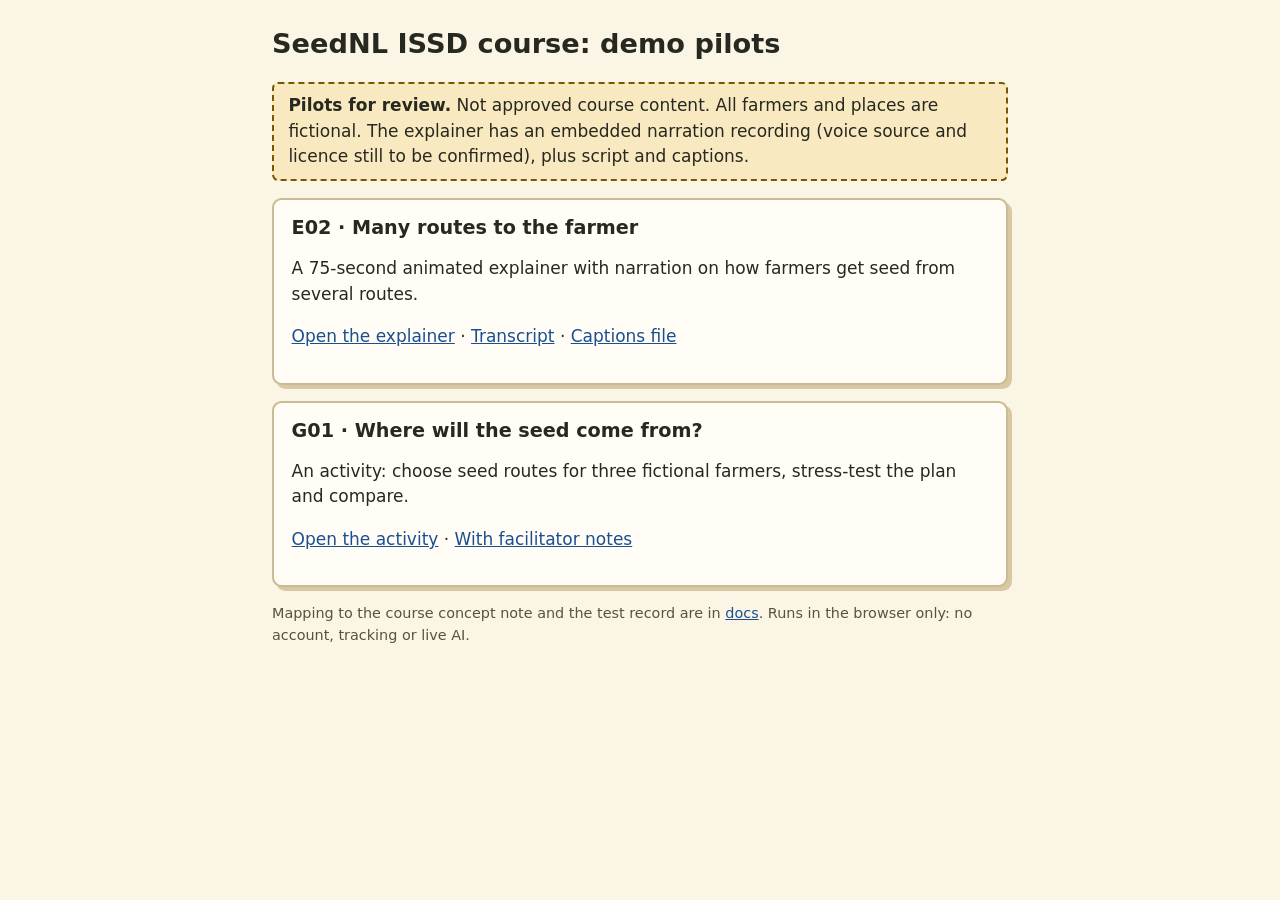
<file: index.html>
<!doctype html>
<html lang="en">
<head>
<meta charset="utf-8">
<meta name="viewport" content="width=device-width, initial-scale=1">
<meta name="robots" content="noindex, nofollow">
<title>SeedNL ISSD course pilots</title>
<style>
:root{--bg:#fbf5e6;--ink:#27281f;--moss:#34502b;--line:#c9bb96;--card:#fffdf6}
body{margin:0;background:var(--bg);color:var(--ink);font:1.0625rem/1.5 Georgia,"Segoe UI",system-ui,sans-serif}
.wrap{max-width:46rem;margin:0 auto;padding:1.5rem 1rem 3rem}
h1{font-family:"Segoe UI",system-ui,sans-serif;font-size:1.7rem;margin:0 0 .5rem}
.note{background:#f8e9c0;border:2px dashed #7a5600;border-radius:.4rem;padding:.6rem .9rem}
.card{background:var(--card);border:2px solid var(--line);border-radius:.6rem;padding:1rem 1.1rem;margin:1rem 0;box-shadow:4px 4px 0 #d8c9a2}
.card h2{margin:0 0 .3rem;font:700 1.2rem "Segoe UI",system-ui,sans-serif}
a{color:#1b4f8f}a:focus-visible{outline:3px solid #1b4f8f;outline-offset:2px}
.small{font-size:.9rem;color:#55543f}
@media (prefers-color-scheme:dark){:root{--bg:#1d1e18;--ink:#eee9d8;--line:#5a563f;--card:#26271f}.note{background:#3a3014;color:#f2e6bd;border-color:#c79a2b}a{color:#9cc3f2}.small{color:#c9c4ae}.card{box-shadow:none}}
</style>
</head>
<body>
<div class="wrap">
<h1>SeedNL ISSD course: demo pilots</h1>
<p class="note"><strong>Pilots for review.</strong> Not approved course content. All farmers and places are fictional. The explainer has an embedded narration recording (voice source and licence still to be confirmed), plus script and captions.</p>
<div class="card">
<h2>E02 · Many routes to the farmer</h2>
<p>A 75-second animated explainer with narration on how farmers get seed from several routes.</p>
<p><a href="demos/e02-many-routes/Explainer.html">Open the explainer</a> · <a href="demos/e02-many-routes/Transcript.md">Transcript</a> · <a href="demos/e02-many-routes/Captions.vtt">Captions file</a></p>
</div>
<div class="card">
<h2>G01 · Where will the seed come from?</h2>
<p>An activity: choose seed routes for three fictional farmers, stress-test the plan and compare.</p>
<p><a href="demos/g01-seed-choices/index.html">Open the activity</a> · <a href="demos/g01-seed-choices/index.html?facilitator=1">With facilitator notes</a></p>
</div>
<p class="small">Mapping to the course concept note and the test record are in <a href="docs/00_Mapping_Storyboard_Debrief.md">docs</a>. Runs in the browser only: no account, tracking or live AI.</p>
</div>
</body>
</html>
</file>
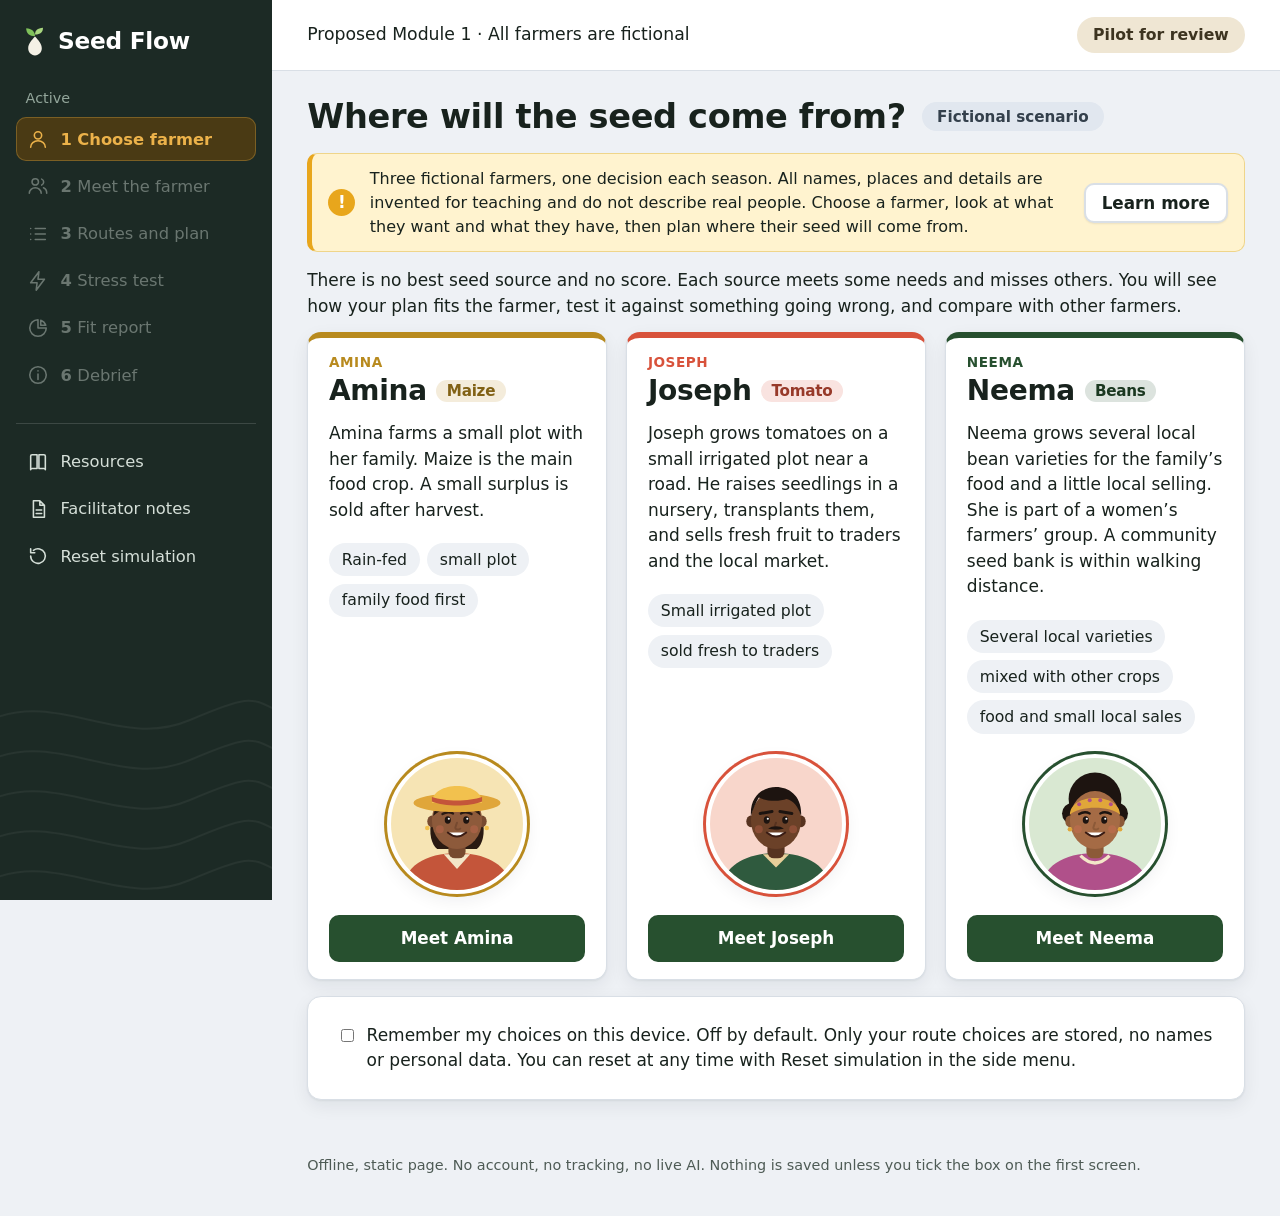
<file: demos/g01-seed-choices/index.html>
<!doctype html>
<html lang="en">
<head>
<meta charset="utf-8">
<meta name="viewport" content="width=device-width, initial-scale=1">
<title>Where will the seed come from? Farmer seed-choice activity</title>
<meta name="description" content="Pilot activity for review. Choose seed routes for three fictional farmers and see how different routes meet different needs.">
<link rel="stylesheet" href="css/style.css">
</head>
<body>
<a class="skip" href="#app">Skip to the activity</a>
<div class="shell">
  <aside class="side">
    <p class="brand">
      <svg class="brand-mark" viewBox="0 0 32 40" width="26" height="32" aria-hidden="true"><path d="M16 38c-5 0-8.500-3.800-8.500-8.800 0-6 4.500-10.200 8.500-14.700 4 4.500 8.500 8.700 8.500 14.700 0 5-3.500 8.800-8.500 8.800z" fill="#f4f1e6"/><path d="M16 14C16 8 12 4.500 5 4c0 6.500 4 10 11 10z" fill="#7fc15a"/><path d="M16 12c0-5 3-8 10-8.500C26 9 23 12 16 12z" fill="#a8d67f"/></svg>
      <span>Seed Flow</span>
    </p>
    <nav aria-label="Activity steps">
      <p class="side-label">Active</p>
      <ol id="steps" class="steps"></ol>
    </nav>
    <div class="side-tools">
      <button type="button" class="side-btn" id="btn-about"><svg viewBox="0 0 24 24" aria-hidden="true"><path d="M4 5.500C4 4.700 4.700 4 5.500 4H11v15H5.500A1.500 1.500 0 0 0 4 20.500zM20 5.500c0-.8-.7-1.500-1.500-1.500H13v15h5.500c.8 0 1.500.7 1.500 1.500z"/></svg>Resources</button>
      <button type="button" class="side-btn" id="btn-fac" aria-pressed="false"><svg viewBox="0 0 24 24" aria-hidden="true"><path d="M7 3h7l5 5v13H7zM14 3v5h5M10 13h6M10 17h6"/></svg>Facilitator notes</button>
      <button type="button" class="side-btn" id="btn-reset"><svg viewBox="0 0 24 24" aria-hidden="true"><path d="M4 12a8 8 0 1 0 3-6.200M4 4v4.500h4.500"/></svg>Reset simulation</button>
    </div>
  </aside>
  <div class="col">
    <header class="topbar">
      <p class="crumb">Proposed Module 1 <span aria-hidden="true">·</span> All farmers are fictional</p>
      <span class="pill-review">Pilot for review</span>
    </header>
    <main id="app" tabindex="-1">
      <noscript><p>This activity needs JavaScript. It runs locally in your browser and sends no data anywhere.</p></noscript>
    </main>
    <footer class="foot">
      <p class="small">Offline, static page. No account, no tracking, no live AI. Nothing is saved unless you tick the box on the first screen.</p>
    </footer>
  </div>
</div>
<div id="status" class="sr" role="status" aria-live="polite"></div>
<script src="js/data.js"></script>
<script src="js/app.js"></script>
</body>
</html>
</file>
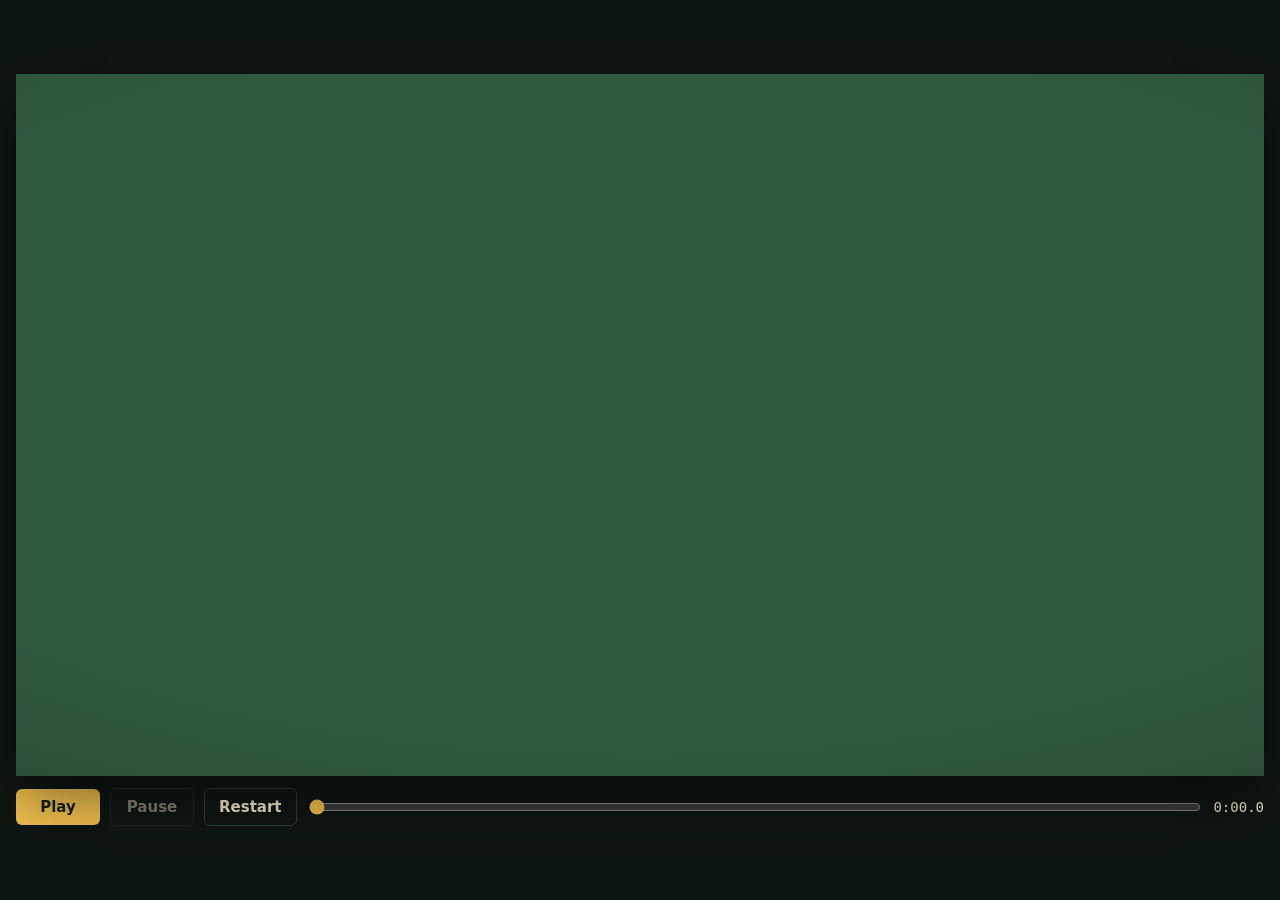
<file: demos/e02-many-routes/player_template.html>
<!doctype html><html><head><meta charset=utf8><meta name=viewport content="width=device-width,initial-scale=1,viewport-fit=cover"><style>:root{color-scheme:light;box-sizing:border-box;padding-top:env(safe-area-inset-top,0px);padding-bottom:env(safe-area-inset-bottom,0px)}html{scroll-padding-top:env(safe-area-inset-top,0px)}body{margin:0;padding:0;font:14px -apple-system,BlinkMacSystemFont,sans-serif;background:#fff;color:#000}img{max-width:100%}[hidden]:not([hidden=until-found i]){display:none!important}</style></head><body>
<title>__PROJECT_TITLE__</title>
<meta name="claude:viewport-fit-sides" content="cover">



<style>
/* Layout concept: a dark studio table holding one 16:9 paper-cut stage, with a quiet control panel beside it. */
:root{
  --ink:#1d2a23; --moss:#2f5a3e; --leaf:#5a9a4a; --olive:#6d8a3c; --ochre:#e0a63a; --sun:#f2c14e;
  --terra:#c4553a; --clay:#a8452f; --cream:#f3e6c8; --sand:#e8cf9a; --night:#14201b; --warn:#e2381f;
  --table:#0e1612; --panel:#17231d; --line:#2c4036; --muted:#a9b8ac; --accent:#f2c14e;
  --display:'Egypt Paper Sans','DejaVu Sans',Arial,sans-serif;
  --body:'Egypt Paper Sans','DejaVu Sans',Arial,sans-serif;
  --mono:ui-monospace,Menlo,Consolas,monospace;
  color-scheme:dark;
}
*{box-sizing:border-box}
html,body{height:100%}
body{margin:0;background:var(--table);color:var(--cream);font:16px/1.45 var(--body);
  padding-block:16px;padding-left:max(16px,env(safe-area-inset-left,0px));padding-right:max(16px,env(safe-area-inset-right,0px))}
.app{display:grid;grid-template-columns:minmax(0,1fr) 380px;gap:24px;height:100%;min-height:0}
.stagewrap{display:grid;place-items:center;min-width:0;min-height:0}
.stage{position:relative;overflow:hidden;background:var(--moss);aspect-ratio:16/9;
  width:min(100%,calc((100dvh - 32px - env(safe-area-inset-top,0px) - env(safe-area-inset-bottom,0px)) * 1.7777778));
  box-shadow:0 20px 60px rgba(0,0,0,.5)}
.layer{position:absolute;inset:0;visibility:hidden;will-change:transform}
.layer.on{visibility:visible}
.layer.over{box-shadow:-40px 0 70px rgba(0,0,0,.45)}
.layer svg{position:absolute;inset:0;width:100%;height:100%;display:block}
#caps{position:absolute;inset:0;pointer-events:none}
.grain{position:absolute;inset:0;pointer-events:none;mix-blend-mode:multiply;opacity:.4}
.vig{position:absolute;inset:0;pointer-events:none;background:radial-gradient(120% 90% at 50% 45%,transparent 55%,rgba(20,12,6,.32))}
svg text{font-kerning:normal}
.d{font-family:var(--display);font-weight:800}
.b{font-family:var(--body);font-weight:700}
.m{font-family:var(--mono);font-weight:500}
.panel{background:var(--panel);border:1px solid var(--line);border-radius:10px;padding:20px;overflow:auto;min-height:0;
  display:flex;flex-direction:column;gap:18px}
.panel h1{font:800 22px/1.15 var(--display);margin:0;color:var(--cream)}
.panel p{margin:0;color:var(--muted);font-size:14px}
.row{display:flex;flex-wrap:wrap;gap:8px;align-items:center}
button,.btn{font:700 15px var(--body);color:var(--night);background:var(--accent);border:0;border-radius:6px;padding:9px 14px;cursor:pointer}
button.alt{background:transparent;color:var(--cream);border:1px solid var(--line)}
button.alt[aria-pressed="true"]{background:var(--cream);color:var(--night)}
button:focus-visible,input:focus-visible{outline:3px solid var(--cream);outline-offset:2px}
button:hover{filter:brightness(1.08)}
label{font-size:13px;color:var(--muted);display:block;margin-bottom:4px}
input[type=text],input[type=number]{width:100%;background:var(--night);color:var(--cream);border:1px solid var(--line);border-radius:6px;padding:8px;font:15px var(--body)}
input[type=range]{width:100%;accent-color:var(--accent)}
.time{font:500 14px var(--mono);color:var(--cream)}
.durs{display:grid;grid-template-columns:repeat(4,1fr);gap:8px}
.durs label{margin:0;font-size:12px}
details summary{cursor:pointer;font-weight:700;color:var(--cream)}
ol{margin:8px 0 0;padding-left:20px;color:var(--muted);font-size:14px}
ol li{margin:4px 0}
.hud{display:none;position:fixed;left:24px;top:24px;z-index:20;font:800 28px/1.2 var(--display);color:var(--cream);max-width:300px}
.hud small{display:block;font:400 14px var(--body);color:var(--muted);margin-top:6px}
.hud button{margin-top:12px}
body.rec{padding:0}
body.rec .app{grid-template-columns:1fr}
body.rec .panel{display:none}
body.rec .stage{width:min(100vw,calc(100dvh * 1.7777778));box-shadow:none}
body.rec .hud{display:block}
body.rec.playing{cursor:none}
body.rec.playing .hud{opacity:0}
/* Viewer mode (default): the editing panel is hidden; add ?edit=1 to the address to bring it back. */
.gobtn{position:absolute;right:2%;bottom:3%;z-index:5;display:inline-flex;align-items:center;gap:.5em;font:800 clamp(13px,1.55vw,24px) var(--display);color:var(--night);background:var(--accent);border:3px solid var(--night);border-radius:10px;padding:.55em 1em;text-decoration:none;box-shadow:5px 5px 0 rgba(20,32,27,.55)}
.gobtn:hover{filter:brightness(1.08)}
.gobtn:focus-visible{outline:4px solid var(--cream);outline-offset:3px}
body.rec .gobtn{display:none!important}
.vbar{display:none}
body:not(.edit) .panel{display:none}
body:not(.edit) .app{grid-template-columns:minmax(0,1fr)}
body:not(.edit) .stagewrap{display:flex;flex-direction:column;align-items:center;justify-content:center;gap:12px}
body:not(.edit) .stage{width:min(100%,calc((100dvh - 110px - env(safe-area-inset-top,0px) - env(safe-area-inset-bottom,0px)) * 1.7777778))}
body:not(.edit) .vbar{display:flex;align-items:center;gap:10px;flex-wrap:wrap;width:min(100%,calc((100dvh - 110px) * 1.7777778))}
body:not(.edit) .vbar input[type=range]{flex:1 1 140px;min-width:120px}
body.rec .vbar{display:none!important}
.vbar button{min-width:84px}
@media (max-width:860px){
  .app{grid-template-columns:1fr;height:auto}
  .stage{width:100%}
  .stagewrap{place-items:start center}
}

button:disabled{opacity:.4;cursor:default;filter:none}
button.big{width:100%;padding:14px;font-size:17px}
.chk{display:flex;gap:8px;align-items:flex-start;font-size:13px;color:var(--muted);margin:0}
.chk input{margin-top:3px;accent-color:var(--accent)}
.box{border:1px solid var(--line);border-radius:8px;padding:14px;display:flex;flex-direction:column;gap:12px}
.box h2{font:800 15px/1.2 var(--display);margin:0;color:var(--cream);letter-spacing:.02em}
.kv{display:grid;grid-template-columns:1fr auto;gap:2px 10px;align-items:center}
.kv .time{font-size:13px}
#vostat{min-height:3.2em}
</style>


<main class="app">
  <section class="stagewrap" aria-label="Animation stage">
    <div class="stage" id="stage">
      <svg id="caps" viewBox="0 0 1920 1080" aria-hidden="true"></svg>
      <div class="vig"></div>
      <div class="grain" id="grain"></div>
      <a class="gobtn" id="gobtn" href="__ACTIVITY_URL__" hidden>Go to the activity <span aria-hidden="true">▶</span></a>
    </div>
    <div class="vbar" role="group" aria-label="Playback controls">
      <button id="vplay" type="button">Play</button>
      <button id="vpause" type="button" class="alt" disabled>Pause</button>
      <button id="vrestart" type="button" class="alt">Restart</button>
      <input id="vseek" type="range" min="0" max="80" step="0.01" value="0" aria-label="Timeline">
      <span class="time" id="vclock">0:00.0</span>
    </div>
  </section>

  <aside class="panel" aria-label="Controls">
    <div>
      <h1>__PROJECT_TITLE__</h1>
      <p>An illustrated learning presentation. Load your English narration to estimate scene boundaries from pauses, then check them by ear.</p>
    </div>

    <div class="row">
      <button id="play" type="button">Play</button>
      <button id="restart" type="button" class="alt">Restart</button>
      <button id="rec" type="button" class="alt">Record mode</button>
    </div>

    <div>
      <input id="seek" type="range" min="0" max="80" step="0.01" value="0" aria-label="Timeline">
      <div class="row" style="justify-content:space-between"><span class="time" id="clock">0:00.0</span><span class="time" id="total"></span></div>
      <div class="row" id="jumps" style="margin-top:8px"></div>
    </div>

    <div class="box">
      <h2>Match the picture to your voice</h2>
      <div>
        <label for="vo">1. Narration file (MP3 or WAV)</label>
        <input id="vo" type="file" accept="audio/*">
      </div>
      <label hidden><input id="inc7" type="checkbox" checked></label>
      <div class="row">
        <button id="auto" type="button" disabled>2. Auto-time</button>
        <button id="tap" type="button" class="alt" disabled>Tap to sync</button>
        <button id="fit" type="button" class="alt" disabled>Fit by words</button>
      </div>
      <div id="tapbox" hidden>
        <button id="tapnow" type="button" class="big">Next scene starts now</button>
        <p id="tapmsg" style="margin-top:8px"></p>
        <div class="row" style="margin-top:8px"><button id="tapcancel" type="button" class="alt">Cancel</button></div>
      </div>
      <details>
        <summary>Pause detection</summary>
        <div style="margin-top:10px">
          <div class="kv"><label for="sens">Silence is this far below speech</label><span class="time" id="sensv">35 dB</span></div>
          <input id="sens" type="range" min="20" max="55" step="1" value="35">
          <div class="kv" style="margin-top:8px"><label for="mingap">Shortest pause counted</label><span class="time" id="mingapv">0.50 s</span></div>
          <input id="mingap" type="range" min="0.25" max="1.5" step="0.05" value="0.5">
        </div>
      </details>
      <p id="vostat">No narration loaded. Scene lengths follow the script estimate.</p>
      <button id="voiceon" type="button" class="alt" aria-pressed="true">Narration audible: on</button>
    </div>

    <div class="row">
      <button id="capt" type="button" class="alt" aria-pressed="true">Captions on</button>
    </div>

    <div>
      <label hidden for="tag">End card line</label>
      <input hidden id="tag" type="text" value="__END_LINE__" maxlength="48">
    </div>

    <details>
      <summary>Scene lengths (seconds)</summary>
      <div class="durs" id="durs" style="margin-top:10px"></div>
      <div class="row" style="margin-top:10px"><button id="reset" type="button" class="alt">Reset lengths</button></div>
    </details>

    <details open>
      <summary>How to record</summary>
      <ol>
        <li>Load the narration so the picture follows it. Check the scene changes by scrubbing the timeline.</li>
        <li>Open your screen recorder and choose this browser window or tab. Include system audio if you want the voice captured too.</li>
        <li>Click <b>Record mode</b>. The page goes full screen and counts down 5 seconds beside the stage.</li>
        <li>The animation plays once. When the side message says <b>Finished</b>, stop the recorder.</li>
        <li>Crop to the landscape stage and export at 1920 × 1080. Or record silently and lay the narration and music in your editor.</li>
      </ol>
    </details>
  </aside>
</main>

<div class="hud" id="hud" role="status"><span id="hudmsg"></span><small id="hudsub"></small><button id="hudexit" type="button" class="alt">Exit record mode</button></div>
<audio id="voice" preload="auto"></audio>

<script>
(()=>{
'use strict';
const W=1920,H=1080,NS='http://www.w3.org/2000/svg';
const cs=getComputedStyle(document.documentElement);
const C={};
['ink','moss','leaf','olive','ochre','sun','terra','clay','cream','sand','night','warn'].forEach(k=>C[k]=cs.getPropertyValue('--'+k).trim());

/* ---------- helpers ---------- */
const $=id=>document.getElementById(id);
const mk=(tag,attrs,parent)=>{const e=document.createElementNS(NS,tag);for(const k in attrs)e.setAttribute(k,attrs[k]);if(parent)parent.appendChild(e);return e};
const rng=seed=>{let a=seed>>>0;return()=>{a|=0;a=a+0x6D2B79F5|0;let t=Math.imul(a^a>>>15,1|a);t=t+Math.imul(t^t>>>7,61|t)^t;return((t^t>>>14)>>>0)/4294967296}};
const clamp=(x,a=0,b=1)=>Math.min(b,Math.max(a,x));
const seg=(u,a,b)=>clamp((u-a)/(b-a));
const eo=t=>1-Math.pow(1-t,3);
const eio=t=>t<.5?4*t*t*t:1-Math.pow(-2*t+2,3)/2;
const eb=t=>{const c1=1.70158,c3=c1+1;return 1+c3*Math.pow(t-1,3)+c1*Math.pow(t-1,2)};
const f1=n=>(Math.round(n*10)/10).toFixed(1);

function smooth(p,closed){
  const n=p.length;let d=`M${p[0][0].toFixed(1)} ${p[0][1].toFixed(1)}`;
  const get=i=>closed?p[(i+n)%n]:p[Math.max(0,Math.min(n-1,i))];
  const m=closed?n:n-1;
  for(let i=0;i<m;i++){
    const p0=get(i-1),p1=get(i),p2=get(i+1),p3=get(i+2);
    const c1=[p1[0]+(p2[0]-p0[0])/6,p1[1]+(p2[1]-p0[1])/6],c2=[p2[0]-(p3[0]-p1[0])/6,p2[1]-(p3[1]-p1[1])/6];
    d+=`C${c1[0].toFixed(1)} ${c1[1].toFixed(1)} ${c2[0].toFixed(1)} ${c2[1].toFixed(1)} ${p2[0].toFixed(1)} ${p2[1].toFixed(1)}`;
  }
  return closed?d+'Z':d;
}
function blobD(cx,cy,rx,ry,seed,n=12,j=.1){const r=rng(seed),pts=[];for(let i=0;i<n;i++){const a=i/n*Math.PI*2,k=1+(r()-.5)*2*j;pts.push([cx+Math.cos(a)*rx*k,cy+Math.sin(a)*ry*k])}return smooth(pts,true)}
function hillD(y,amp,seed,step=100,bottom=H+40){const r=rng(seed),pts=[];for(let x=-80;x<=W+80;x+=step)pts.push([x,y+(r()-.5)*2*amp]);return smooth(pts,false)+`L${W+80} ${bottom}L-80 ${bottom}Z`}
function rectD(x,y,w,h,seed,j=3){const q=rng(seed),J=()=>(q()-.5)*2*j;return `M${x+J()} ${y+J()}L${x+w+J()} ${y+J()}L${x+w+J()} ${y+h+J()}L${x+J()} ${y+h+J()}Z`}
function rrD(x,y,w,h,r){return `M${x+r} ${y}H${x+w-r}Q${x+w} ${y} ${x+w} ${y+r}V${y+h-r}Q${x+w} ${y+h} ${x+w-r} ${y+h}H${x+r}Q${x} ${y+h} ${x} ${y+h-r}V${y+r}Q${x} ${y} ${x+r} ${y}Z`}

/* paper piece: a soft offset shadow plus the cut shape with a faint lit edge */
function paper(parent,d,fill,o={}){
  const g=mk('g',{},parent);
  if(o.sh!==false)mk('path',{d,fill:'#000',opacity:o.op??.22,transform:`translate(${o.dx??6} ${o.dy??10})`},g);
  mk('path',{d,fill,stroke:o.stroke??'rgba(255,255,255,.16)','stroke-width':o.sw??2,'stroke-linejoin':'round'},g);
  return g;
}
const place=(g,x,y,s=1,r=0)=>g.setAttribute('transform',`translate(${x.toFixed(1)} ${y.toFixed(1)}) rotate(${r}) scale(${s.toFixed(3)})`);
const vis=(g,o)=>g.setAttribute('opacity',clamp(o).toFixed(3));
function pop(g,p,x,y,r=0,s=1){ if(p<=0){vis(g,0);return} vis(g,p*5); place(g,x,y,eb(clamp(p))*s,r) }

const fits=[];
function txt(parent,s,x,y,size,o={}){
  const t=mk('text',{x,y,'font-size':size,fill:o.fill||C.ink,'text-anchor':o.anchor||'start',class:o.cls||'d'},parent);
  if(o.halo){t.setAttribute('stroke','rgba(10,18,14,.7)');t.setAttribute('stroke-width',7);t.setAttribute('paint-order','stroke');t.setAttribute('stroke-linejoin','round')}
  t.textContent=s;
  if(o.maxW)fits.push({t,size,maxW:o.maxW,min:o.min||22});
  return t;
}
function refit(){fits.forEach(f=>{f.t.setAttribute('font-size',f.size);const w=f.t.getComputedTextLength();if(w>f.maxW)f.t.setAttribute('font-size',Math.max(f.min,f.size*f.maxW/w))})}

/* a slip of paper with one or more lines of text; local origin is its centre */
function slip(parent,lines,size,o={}){
  if(typeof lines==='string')lines=[lines];
  const g=mk('g',{},parent),lh=size*1.2;
  const holder=mk('g',{},g);
  const ts=lines.map((l,i)=>txt(g,l,0,(i-(lines.length-1)/2)*lh+size*.34,size,{fill:o.tc||C.ink,anchor:'middle',cls:o.cls||'d',maxW:o.maxW?o.maxW-size*.9:0}));
  refit();
  let w=0;ts.forEach(t=>w=Math.max(w,t.getComputedTextLength()));
  w+=size*.9;const h=lines.length*lh+size*.45;
  paper(holder,rectD(-w/2,-h/2,w,h,o.seed||7,size*.03),o.fill||C.cream,{dx:6,dy:10});
  g._w=w;g._h=h;g._ts=ts;
  return g;
}

/* ---------- illustration pieces ---------- */
function leafG(parent,x,y,rot,sc,fill,mottle){
  const g=mk('g',{transform:`translate(${x} ${y}) rotate(${rot}) scale(${sc})`},parent);
  for(let i=-3;i<=3;i++){
    const lobe=mk('g',{transform:`rotate(${i*24}) scale(${1-Math.abs(i)*.08})`},g);
    paper(lobe,'M0 0C-12 -22 -15 -62 0 -95C15 -62 12 -22 0 0Z',fill,{dx:2,dy:4,op:.2,sw:1.5});
    mk('path',{d:'M0 -4L0 -84',stroke:'rgba(0,0,0,.12)','stroke-width':1.6,fill:'none'},lobe);
    if(mottle&&mottle[i]){
      const r=rng(40+i);
      mk('path',{d:blobD(-1,-52,7,12,40+i,8,.25),fill:'#e3c04a',opacity:.92},lobe);
      mk('path',{d:blobD(3,-72,4,7,50+i,7,.25),fill:'#e3c04a',opacity:.85},lobe);
      mk('path',{d:blobD(-3,-30,3.5,6,60+i,7,.25),fill:'#d8b23a',opacity:.8},lobe);
    }
  }
  return g;
}
function cassava(parent,x,y,s){
  const g=mk('g',{transform:`translate(${x} ${y}) scale(${s})`},parent);
  mk('path',{d:'M0 0C-4 -50 6 -100 0 -150',stroke:'#7a5a35','stroke-width':9,fill:'none','stroke-linecap':'round'},g);
  leafG(g,0,-150,0,.95,'#5a9a4a');leafG(g,-6,-108,-58,.75,'#4f8a45');leafG(g,6,-100,54,.75,'#63a352');
  return g;
}
function acacia(parent,x,y,s,seed){
  const g=mk('g',{transform:`translate(${x} ${y}) scale(${s})`},parent);
  paper(g,'M-16 0C-10 -60 -34 -120 -64 -170C-30 -150 -4 -110 6 -70C14 -110 40 -150 72 -176C42 -120 26 -60 20 0Z','#4a3523',{dx:4,dy:6});
  paper(g,blobD(0,-190,240,48,seed,14,.07),'#2d5b3e',{dx:6,dy:12});
  paper(g,blobD(-90,-214,120,32,seed+1,12,.1),'#3f7a48',{sh:false});
  paper(g,blobD(100,-208,112,30,seed+2,12,.1),'#3f7a48',{sh:false});
  return g;
}
function phoneG(parent,w=280,h=500){
  const g=mk('g',{},parent);
  paper(g,rrD(-w/2,-h/2,w,h,36),'#27342d',{dx:10,dy:14,op:.28});
  mk('path',{d:rrD(-w/2+14,-h/2+14,w-28,h-28,26),fill:'#0d1713'},g);
  mk('rect',{x:-30,y:-h/2+24,width:60,height:8,rx:4,fill:'#27342d'},g);
  return g;
}
function person(parent,x,y,s,o={}){
  const g=mk('g',{transform:`translate(${x} ${y}) scale(${o.flip?-s:s} ${s})`},parent);
  const skin=o.skin||'#8a4f31',shirt=o.shirt||C.terra,pants=o.pants||'#2b3a4a',hair=o.hair||'#1b1410';
  paper(g,'M-27 -82H27L25 0H5V-52H-5V0H-25Z',pants,{dx:3,dy:4,op:.2});
  paper(g,'M-35 -152Q-42 -110 -31 -80H31Q42 -110 35 -152Q0 -166 -35 -152Z',shirt,{dx:3,dy:4,op:.2});
  paper(g,blobD(0,-190,27,29,3,8,.04),skin,{dx:2,dy:3,op:.2});
  if(o.back!==false)paper(g,blobD(0,-193,28,27,5,8,.04),hair,{sh:false});
  if(o.hat)paper(g,blobD(0,-208,56,12,2,10,.05),o.hat,{dx:3,dy:5,op:.22});
  if(o.hat)paper(g,blobD(0,-216,30,16,4,8,.05),o.hat,{sh:false});
  if(o.ear){
    mk('path',{d:'M-30 -140C-58 -128 -54 -182 -34 -198',stroke:shirt,'stroke-width':18,fill:'none','stroke-linecap':'round'},g);
    const p=mk('rect',{x:-50,y:-214,width:15,height:30,rx:4,fill:'#101914',transform:'rotate(12 -42 -200)'},g);
  } else if(o.down){
    mk('path',{d:'M-32 -140C-46 -110 -44 -84 -40 -70',stroke:shirt,'stroke-width':17,fill:'none','stroke-linecap':'round'},g);
    mk('rect',{x:-50,y:-76,width:18,height:30,rx:4,fill:'#101914'},g);
  } else if(o.hold){
    mk('path',{d:'M-32 -140C-60 -122 -66 -100 -58 -92',stroke:shirt,'stroke-width':17,fill:'none','stroke-linecap':'round'},g);
    mk('rect',{x:-80,y:-122,width:26,height:44,rx:5,fill:'#101914',transform:'rotate(-12 -67 -100)'},g);
  } else {
    mk('path',{d:'M-34 -140C-40 -112 -38 -90 -36 -84',stroke:shirt,'stroke-width':16,fill:'none','stroke-linecap':'round'},g);
  }
  mk('path',{d:'M34 -140C40 -112 38 -90 36 -84',stroke:shirt,'stroke-width':16,fill:'none','stroke-linecap':'round'},g);
  return g;
}
function mast(parent,x,y,s){
  const g=mk('g',{transform:`translate(${x} ${y}) scale(${s})`},parent);
  paper(g,'M-34 0L0 -300L34 0Z',C.ink,{dx:6,dy:8});
  mk('path',{d:'M-20 -4L0 -240L20 -4Z',fill:'#6d8a3c'},g);
  [-60,-110,-160,-205].forEach((yy,i)=>mk('rect',{x:-30+i*5.6,y:yy,width:60-i*11.2,height:8,fill:C.ink},g));
  paper(g,rrD(-40,-318,80,26,6),C.cream,{dx:4,dy:6});
  return g;
}
function wifiArc(r,cy=0){const a1=-135*Math.PI/180,a2=-45*Math.PI/180;return `M${(r*Math.cos(a1)).toFixed(1)} ${(cy+r*Math.sin(a1)).toFixed(1)}A${r} ${r} 0 0 1 ${(r*Math.cos(a2)).toFixed(1)} ${(cy+r*Math.sin(a2)).toFixed(1)}`}
function foot(svg,s){ if(!s)return; s.split('\n').forEach((l,i)=>txt(svg,l,72,1500+i*40,32,{fill:C.cream,cls:'b',halo:true,maxW:880,min:24})) }
function newScene(){return {}}



/*__BEATS__*/

/* ---------- shared pieces for these scenes ---------- */
function cloudG(parent,fill){
  const g=mk('g',{},parent);
  const parts=[[0,10,150,78],[-112,34,92,58],[118,36,100,60],[-40,-44,92,70],[58,-34,86,64]];
  parts.forEach(([x,y,rx,ry],i)=>mk('path',{d:blobD(x,y,rx,ry,i+3,10,.05),fill:'#000',opacity:.22,transform:'translate(6 10)'},g));
  parts.forEach(([x,y,rx,ry],i)=>mk('path',{d:blobD(x,y,rx,ry,i+3,10,.05),fill},g));
  return g;
}
function furrows(svg,top,a,b){for(let i=0;i<12;i++){const xb=-900+i*210,xt=540+(xb-540)*.15;mk('path',{d:`M${xt} ${top}L${xt+16} ${top}L${xb+105} ${H+20}L${xb} ${H+20}Z`,fill:i%2?a:b},svg)}}
function disc(parent,n,r=62,fill){
  const g=mk('g',{},parent);
  paper(g,blobD(0,0,r,r,n+4,12,.03),fill||C.terra,{dx:3,dy:5,op:.3});
  txt(g,String(n),0,r*.46,r*1.35,{fill:C.cream,anchor:'middle'});
  return g;
}
function ruleCard(parent,n,lines,o={}){
  const w=o.w||920,h=o.h||200,g=mk('g',{},parent),size=o.size||52;
  paper(g,rectD(-w/2,-h/2,w,h,n*5+1,2.5),o.fill||C.cream,{dx:6,dy:10,op:.3});
  const d=disc(g,n,o.r||62,o.disc);d.setAttribute('transform',`translate(${-w/2+100} ${o.top?-h/2+100:0})`);
  lines.forEach((l,i)=>txt(g,l,-w/2+200,(o.top?-h/2+100:0)+(i-(lines.length-1)/2)*size*1.2+size*.34,size,{fill:o.tc||C.ink,cls:i?'b':'d',maxW:w-200-(o.iconW||170)-34,min:26}));
  g._icon=mk('g',{transform:`translate(${w/2-96} ${o.top?-h/2+100:0})`},g);
  return g;
}
function icKey(g){
  paper(g,blobD(-30,0,34,34,2,10,.03),C.ochre,{dx:2,dy:4,op:.25});mk('circle',{cx:-30,cy:0,r:12,fill:C.cream},g);
  paper(g,'M0 -10H66V10H50V30H36V10H0Z',C.ochre,{dx:2,dy:4,op:.25});
}
function icCheck(g){
  paper(g,rrD(-46,-46,92,92,20),C.leaf,{dx:3,dy:5,op:.25});
  mk('path',{d:'M-25 2L-8 21L27 -19',stroke:C.cream,'stroke-width':13,fill:'none','stroke-linecap':'round','stroke-linejoin':'round'},g);
}
function icHour(g){
  paper(g,'M-38 -60H38L7 0L38 60H-38L-7 0Z',C.sand,{dx:2,dy:4,op:.25});
  mk('path',{d:'M-44 -60H44M-44 60H44',stroke:C.ink,'stroke-width':10,'stroke-linecap':'round'},g);
  g._top=mk('path',{d:'M-24 -48H24L4 -8H-4Z',fill:C.ochre},g);
  g._bot=mk('path',{d:'M-26 52H26L14 20H-14Z',fill:C.ochre},g);
}
function icToggle(g){
  const t=paper(g,rrD(-76,-38,152,76,38),C.leaf,{dx:3,dy:5,op:.25});
  g._bg=t.lastChild;g._knob=mk('circle',{cx:38,cy:0,r:30,fill:C.cream},g);
}
function icTable(g){
  paper(g,rectD(-62,-50,124,100,9,2),C.cream,{dx:3,dy:5,op:.25});
  mk('rect',{x:-62,y:-50,width:124,height:26,fill:C.moss},g);
  [-20,20].forEach(x=>mk('path',{d:`M${x} -24L${x} 50`,stroke:C.ink,'stroke-width':3,opacity:.45},g));
  [2,26].forEach(y=>mk('path',{d:`M-62 ${y}L62 ${y}`,stroke:C.ink,'stroke-width':3,opacity:.45},g));
}
function icBin(g){
  paper(g,'M-40 -34H40L32 56H-32Z',C.sand,{dx:3,dy:5,op:.25});
  paper(g,rrD(-50,-52,100,16,6),C.ink,{dx:2,dy:3,op:.2});
  [-16,0,16].forEach(x=>mk('path',{d:`M${x} -22L${x} 42`,stroke:C.ink,'stroke-width':5,opacity:.4,'stroke-linecap':'round'},g));
}
function icDoc(g){
  paper(g,rectD(-44,-58,88,116,5,2),C.cream,{dx:3,dy:5,op:.25});
  [-30,-10,10,30].forEach(y=>mk('path',{d:`M-28 ${y}L28 ${y}`,stroke:C.ink,'stroke-width':5,opacity:.3,'stroke-linecap':'round'},g));
}

/*__SCENES__*/

/* ---------- timing: speech windows and chunk starts ---------- */
let D=BEATS.map(b=>b.dur0),SW=BEATS.map(()=>null),inc7=true,ord=[],starts=[],total=0;
/* speech window of a scene in local seconds: measured from the narration when available, otherwise the script estimate */
function win(i){return SW[i]||[i===0?LEAD:.1,D[i]-.2]}
/* chunk j of scene i starts here, in the scene's own u (0..1) units; visuals land a hair before the words */
function cu(i,j){
  const b=BEATS[i],w=win(i);let n=0;for(let k=0;k<j;k++)n+=b.chunks[k].w;
  const t=w[0]+(n/b.words)*(w[1]-w[0])-.08,pre=i===0?LEAD:0;
  return (t-pre)/(D[i]-pre);
}



/* ---------- build ---------- */
const stage=$('stage');
const builders=[/*__BUILDERS__*/];
let scenes=[],layers=[],capsOn=true,voiceOn=true;
const KEY='__PREFERENCES_KEY__';
function load(){try{const s=JSON.parse(localStorage.getItem(KEY)||'{}');if(Array.isArray(s.D)&&s.D.length===N&&s.D.every(x=>x>1))D=s.D;if(typeof s.tag==='string')$('tag').value=s.tag;if(s.capsOff)capsOn=false;if(s.skip7)inc7=false}catch(e){}}
function save(){try{localStorage.setItem(KEY,JSON.stringify({D,tag:$('tag').value,capsOff:!capsOn,skip7:!inc7}))}catch(e){}}

function makeGrain(){
  const c=document.createElement('canvas');c.width=c.height=256;const x=c.getContext('2d'),im=x.createImageData(256,256),r=rng(99);
  for(let i=0;i<256*256;i++){const v=200+Math.floor(r()*55),k=i*4;im.data[k]=im.data[k+1]=im.data[k+2]=v;im.data[k+3]=255}
  x.putImageData(im,0,0);
  const g=$('grain');g.style.backgroundImage=`url(${c.toDataURL()})`;g.style.backgroundSize='256px 256px';
}

let caps=null;
function build(){
  const capsSvg=$('caps');
  builders.forEach((fn,i)=>{
    const layer=document.createElement('div');layer.className='layer';
    const svg=document.createElementNS(NS,'svg');svg.setAttribute('viewBox',`0 0 ${W} ${H}`);svg.setAttribute('preserveAspectRatio','xMidYMid slice');svg.setAttribute('aria-hidden','true');
    layer.appendChild(svg);stage.insertBefore(layer,capsSvg);layers.push(layer);
    layer.classList.add('on');
    scenes.push(fn(svg));
    refit();
    layer.classList.remove('on');
  });
  const cg=mk('g',{},capsSvg);
  const cslip=mk('g',{},cg),ct=mk('text',{x:960,y:936,'font-size':52,'text-anchor':'middle',fill:C.ink,class:'b'},cg);
  caps={g:cg,slip:cslip,t:ct,cur:''};
  vis(cg,0);
}
function setCaption(str){
  if(str===caps.cur)return;caps.cur=str;
  while(caps.slip.firstChild)caps.slip.removeChild(caps.slip.firstChild);
  while(caps.t.firstChild)caps.t.removeChild(caps.t.firstChild);
  if(!str){vis(caps.g,0);return}
  const size=41,maxW=1660;
  caps.t.setAttribute('font-size',size);caps.t.textContent=str;
  let lines=[str];
  if(caps.t.getComputedTextLength()>maxW){const w=str.split(' ');let best=null;for(let k=1;k<w.length;k++){const a=w.slice(0,k).join(' '),b=w.slice(k).join(' ');const m=Math.max(a.length,b.length);if(!best||m<best.m)best={m,a,b}}lines=[best.a,best.b]}
  caps.t.textContent='';
  const lh=size*1.18;
  lines.forEach((l,i)=>{const ts=mk('tspan',{x:960,y:936+(i-(lines.length-1)/2)*lh},caps.t);ts.textContent=l});
  const bb=caps.t.getBBox(),pw=34,ph=18;
  paper(caps.slip,rectD(bb.x-pw,bb.y-ph,bb.width+2*pw,bb.height+2*ph,Math.floor(bb.width),2.2),C.cream,{dx:5,dy:9,op:.3});
  vis(caps.g,1);
}

/* ---------- timeline ---------- */
function recalc(){
  ord=BEATS.map((b,i)=>i).filter(i=>i!==OPT||inc7);
  let a=0;starts=[];
  ord.forEach((i,n)=>{starts[i]=a;a+=D[i]+(n===ord.length-1?TAIL:0)});
  total=a;
}
const posAt=T=>{let n=0;for(let k=0;k<ord.length;k++)if(T>=starts[ord[k]])n=k;return n};
const fmt=t=>{const m=Math.floor(t/60),s=t-m*60;return m+':'+(s<10?'0':'')+s.toFixed(1)};
const WIPE=.7;
function render(T){
  T=clamp(T,0,total);
  const n=posAt(T),i=ord[n],p=n>0?ord[n-1]:-1,lt=T-starts[i];
  {const show=n===ord.length-1&&lt>=.6,gb=$('gobtn');if(gb.hidden===show)gb.hidden=!show}
  layers.forEach((l,k)=>l.classList.toggle('on',k===i||(k===p&&lt<WIPE)));
  scenes.forEach((s,k)=>{
    const pre=k===0?LEAD:0;
    if(k===i)s.update((lt-pre)/(D[k]-pre),lt,D[k]);
    else if(k===p&&lt<WIPE)s.update(1,D[k],D[k]);
  });
  layers.forEach((l,k)=>{
    if(k===i&&p>=0&&lt<WIPE){l.style.transform=`translateX(${((1-eo(lt/WIPE))*100).toFixed(2)}%)`;l.classList.add('over')}
    else{l.style.transform='';l.classList.remove('over')}
  });
  let str='';
  if(capsOn){
    const b=BEATS[i],w=win(i);
    if(lt>=w[0]-.05&&lt<=w[1]+.25){
      const fr=clamp((lt-w[0])/(w[1]-w[0]));let acc=0;
      for(const c of b.chunks){acc+=c.w/b.words;if(fr<acc){str=c.s;break}}
      if(!str)str=b.chunks[b.chunks.length-1].s;
    }
  }
  setCaption(str);
  $('clock').textContent=fmt(T);$('vclock').textContent=fmt(T);
  if(document.activeElement!==$('seek'))$('seek').value=T;
  if(document.activeElement!==$('vseek'))$('vseek').value=T;
}

/* ---------- player ---------- */
const POSTER=6.4;
let T=POSTER,playing=false,last=0,raf=0,poster=true,audioStarted=false,audioDur=0,recMode=false,cd=0;
const vo=$('voice');
function tick(now){
  if(!playing)return;
  const dt=Math.min(.1,(now-last)/1000);last=now;
  if(audioDur&&!vo.paused&&!vo.ended)T=vo.currentTime+LEAD;else T+=dt;
  if(audioDur&&!audioStarted&&T>=LEAD){audioStarted=true;vo.currentTime=Math.max(0,T-LEAD);vo.play().catch(()=>{})}
  if(T>=total){T=total;render(T);stop(true);return}
  render(T);raf=requestAnimationFrame(tick);
}
function play(){
  if(playing)return;
  if(poster||T>=total-.05){T=0;audioStarted=false}
  poster=false;playing=true;last=performance.now();
  document.body.classList.add('playing');
  $('play').textContent='Pause';$('vplay').disabled=true;$('vpause').disabled=false;
  if(audioDur&&T>=LEAD){audioStarted=true;vo.currentTime=T-LEAD;vo.play().catch(()=>{})}
  raf=requestAnimationFrame(tick);
}
function stop(done){
  playing=false;cancelAnimationFrame(raf);vo.pause();audioStarted=false;
  document.body.classList.remove('playing');
  $('play').textContent=done?'Play again':'Play';
  $('vplay').textContent=done?'Play again':(T>0.05&&!poster?'Resume':'Play');$('vplay').disabled=false;$('vpause').disabled=true;
  if(done&&recMode){$('hudmsg').textContent='Finished';$('hudsub').textContent='Stop your recorder now.'}
}
function seekTo(t){T=clamp(t,0,total);poster=false;audioStarted=false;if(audioDur){if(T>=LEAD){vo.currentTime=T-LEAD;if(playing){audioStarted=true;vo.play().catch(()=>{})}}else vo.pause()}render(T)}
$('play').onclick=()=>playing?stop(false):play();
$('restart').onclick=()=>{stop(false);seekTo(0);play()};
$('seek').addEventListener('input',e=>seekTo(+e.target.value));
$('vplay').onclick=play;$('vpause').onclick=()=>stop(false);
$('vrestart').onclick=()=>{stop(false);seekTo(0);play()};
$('vseek').addEventListener('input',e=>seekTo(+e.target.value));
if(/[?&]edit=1/.test(location.search))document.body.classList.add('edit');

/* ---------- record mode ---------- */
function startRec(){
  recMode=true;document.body.classList.add('rec');
  try{const p=document.documentElement.requestFullscreen&&document.documentElement.requestFullscreen();if(p&&p.catch)p.catch(()=>{})}catch(e){}
  stop(false);seekTo(0);let n=5;
  const show=()=>{$('hudmsg').textContent='Starting in '+n;$('hudsub').textContent='Start your recorder now.'};
  show();clearInterval(cd);
  cd=setInterval(()=>{n--;if(n<=0){clearInterval(cd);$('hudmsg').textContent='Recording';$('hudsub').textContent='';play()}else show()},1000);
}
function exitRec(){recMode=false;clearInterval(cd);document.body.classList.remove('rec');stop(false);try{if(document.fullscreenElement)document.exitFullscreen()}catch(e){}}
$('rec').onclick=startRec;$('hudexit').onclick=exitRec;
document.addEventListener('fullscreenchange',()=>{if(!document.fullscreenElement&&recMode&&!playing)exitRec()});

/* ---------- panel ---------- */
function buildPanel(){
  const j=$('jumps');j.innerHTML='';
  ord.forEach((i,n)=>{const bt=document.createElement('button');bt.type='button';bt.className='alt';bt.textContent=String(i+1);bt.setAttribute('aria-label','Jump to scene '+(i+1));bt.onclick=()=>seekTo(starts[i]+.01);j.appendChild(bt)});
  const du=$('durs');du.innerHTML='';
  D.forEach((v,i)=>{
    if(i===OPT&&!inc7)return;
    const w=document.createElement('div');const l=document.createElement('label');l.htmlFor='d'+i;l.textContent='Scene '+(i+1);
    const inp=document.createElement('input');inp.type='number';inp.id='d'+i;inp.min='2';inp.max='40';inp.step='0.1';inp.value=v;
    inp.oninput=()=>{const x=parseFloat(inp.value);if(x>=2){D[i]=x;SW[i]=null;afterDurChange()}};
    w.append(l,inp);du.appendChild(w);
  });
}
function afterDurChange(){recalc();$('seek').max=total;$('total').textContent='/ '+fmt(total);save();render(clamp(T,0,total))}
function status(s){$('vostat').textContent=s}
$('reset').onclick=()=>{D=BEATS.map(b=>b.dur0);SW=BEATS.map(()=>null);if(EMBED){vo.src=EMBED.src;audioDur=EMBED.dur;applyBounds(EMBED.bounds,EMBED.wins);return}buildPanel();afterDurChange()};
$('capt').onclick=e=>{capsOn=!capsOn;e.currentTarget.setAttribute('aria-pressed',capsOn);e.currentTarget.textContent=capsOn?'Captions on':'Captions off';caps.cur='\u0000';save();render(T)};
$('tag').addEventListener('input',()=>{scenes[LAST].setTag($('tag').value);save()});
$('inc7').addEventListener('change',e=>{inc7=e.target.checked;SW=BEATS.map(()=>null);recalc();buildPanel();afterDurChange();status(inc7?'Scene 7 is in. Expect 7 long pauses in the narration (one between each pair of scenes).':'Scene 7 is out. Expect 6 long pauses in the narration.')});
$('voiceon').onclick=e=>{voiceOn=!voiceOn;vo.muted=!voiceOn;e.currentTarget.setAttribute('aria-pressed',voiceOn);e.currentTarget.textContent=voiceOn?'Narration audible: on':'Narration audible: off (silent preview)'};

/* ---------- narration: load, auto-time from pauses, tap to sync, fit by words ---------- */
let env=null;
async function decode(file){
  const ab=await file.arrayBuffer(),Ctx=window.AudioContext||window.webkitAudioContext,ac=new Ctx();
  let buf;
  try{buf=await ac.decodeAudioData(ab)}finally{try{ac.close()}catch(e){}}
  const ch=buf.getChannelData(0),hop=Math.round(buf.sampleRate*.02),nF=Math.floor(ch.length/hop);
  env=new Float32Array(nF);
  for(let f=0;f<nF;f++){let s=0;const o=f*hop;for(let k=0;k<hop;k++){const v=ch[o+k];s+=v*v}env[f]=10*Math.log10(s/hop+1e-12)}
}
/* silent runs below (peak level - sensitivity), at least minGap seconds long */
function silences(){
  const hop=.02,nF=env.length,sorted=Array.from(env).sort((a,b)=>a-b),peak=sorted[Math.floor(nF*.95)];
  const thr=peak-(+$('sens').value),minGap=+$('mingap').value,runs=[];let s=-1;
  for(let f=0;f<=nF;f++){
    const quiet=f<nF&&env[f]<thr;
    if(quiet&&s<0)s=f;
    if(!quiet&&s>=0){runs.push([s*hop,f*hop]);s=-1}
  }
  const dur=nF*hop;let lead=0,trail=dur;const gaps=[];
  runs.forEach(([a,b])=>{
    if(a<.05)lead=b;
    else if(b>dur-.05)trail=a;
    else if(b-a>=minGap)gaps.push([a,b]);
  });
  return {lead,trail,gaps,dur};
}
/* bounds[n-1] = audio time where active scene n starts; wins = speech [start,end] per active scene, in audio time */
function applyBounds(bounds,wins){
  ord.forEach((i,n)=>{
    const s=n===0?-LEAD:bounds[n-1],e=n===ord.length-1?audioDur+.3:bounds[n];
    D[i]=+(e-s).toFixed(2);
    SW[i]=wins?[+(wins[n][0]-s).toFixed(2),+(wins[n][1]-s).toFixed(2)]:null;
  });
  buildPanel();afterDurChange();
}
let autoOn=false;
function autoTime(){
  if(!env){status('Load the narration file first.');return}
  const need=ord.length-1,r=silences();
  if(r.gaps.length<need){
    status(`Found ${r.gaps.length} long pauses but need ${need}. Lower “Pause detection” sensitivity or shorten the shortest pause, or use Tap to sync.`);return;
  }
  const pick=r.gaps.slice().sort((a,b)=>(b[1]-b[0])-(a[1]-a[0])).slice(0,need).sort((a,b)=>a[0]-b[0]);
  const rest=r.gaps.filter(g=>!pick.includes(g)).map(g=>g[1]-g[0]).sort((a,b)=>b-a)[0]||0;
  const shortest=Math.min(...pick.map(g=>g[1]-g[0]));
  const bounds=pick.map(g=>Math.max((g[0]+g[1])/2,g[1]-.9));
  const wins=ord.map((i,n)=>[n===0?r.lead:pick[n-1][1],n===need?r.trail:pick[n][0]]);
  applyBounds(bounds,wins);autoOn=true;
  status(`Timed to ${need+1} scenes from ${need} pauses (${pick.map(g=>(g[1]-g[0]).toFixed(1)).join(', ')} s).`+(rest>shortest*.75?' Warning: the next-longest pause is close in length, so check the scene changes by ear, or use Tap to sync.':' These are pause-based estimates; check the scene changes against the words.'));
}
$('vo').addEventListener('change',async e=>{
  const f=e.target.files[0];if(!f)return;
  env=null;autoOn=false;audioDur=0;['auto','tap','fit'].forEach(k=>$(k).disabled=true);
  status('Reading the narration…');
  vo.src=URL.createObjectURL(f);
  vo.onloadedmetadata=async()=>{
    audioDur=vo.duration;
    try{await decode(f)}catch(err){env=null}
    $('fit').disabled=false;$('tap').disabled=false;$('auto').disabled=!env;
    if(env)autoTime();else status(`Loaded ${audioDur.toFixed(1)} s. Pause analysis is not available here, so use Tap to sync or Fit by word count.`);
  };
  vo.onerror=()=>{audioDur=0;status('That file could not be played. Try an MP3 or WAV.')};
});
$('auto').onclick=autoTime;
['sens','mingap'].forEach(id=>$(id).addEventListener('input',()=>{$(id+'v').textContent=id==='sens'?$(id).value+' dB':(+$(id).value).toFixed(2)+' s'}));
['sens','mingap'].forEach(id=>$(id).addEventListener('change',()=>{if(env)autoTime()}));
$('fit').onclick=()=>{
  if(!audioDur)return;
  const sw=ord.reduce((a,i)=>a+BEATS[i].words,0);
  ord.forEach((i,n)=>{D[i]=+(audioDur*BEATS[i].words/sw+(n===0?LEAD:0)).toFixed(2);SW[i]=null});
  buildPanel();afterDurChange();status(`Scenes spread over ${audioDur.toFixed(1)} s by word count. This ignores real pauses, so Auto-time or Tap to sync lets you mark the actual transitions.`);
};
/* tap to sync */
let tap=null;
function tapMsg(){$('tapmsg').textContent=`Tap when scene ${ord[tap.length+1]+1} begins (key T or Enter).`}
function tapStart(){
  if(!audioDur){status('Load the narration file first.');return}
  stop(false);tap=[];$('tapbox').hidden=false;tapMsg();
  vo.currentTime=0;vo.muted=false;vo.play().catch(()=>{});
}
function tapEnd(){tap=null;$('tapbox').hidden=true;vo.pause();vo.muted=!voiceOn}
function tapNow(){
  if(!tap)return;
  tap.push(Math.max(0,vo.currentTime-.35));
  if(tap.length>=ord.length-1){const b=tap.slice();tapEnd();applyBounds(b,null);status(`Scene changes set from ${b.length} taps (each placed 0.35 s early to cover reaction time). Scrub the timeline to check, and nudge lengths under Scene lengths.`)}
  else tapMsg();
}
$('tap').onclick=tapStart;$('tapnow').onclick=tapNow;$('tapcancel').onclick=()=>{tapEnd();status('Tap to sync cancelled.')};
document.addEventListener('keydown',e=>{
  if(tap&&(e.key==='t'||e.key==='T'||e.key==='Enter'||e.code==='Space')){e.preventDefault();tapNow();return}
  if(e.target.tagName==='INPUT'&&e.target.type!=='range')return;
  if(e.code==='Space'){e.preventDefault();playing?stop(false):play()}
  else if(e.key==='r'||e.key==='R'){seekTo(0);play()}
  else if(e.key==='Escape'&&recMode)exitRec();
});

/* ---------- start ---------- */
async function init(){
  load();makeGrain();build();
  scenes[LAST].setTag($('tag').value);
  $('inc7').checked=inc7;
  $('capt').setAttribute('aria-pressed',capsOn);$('capt').textContent=capsOn?'Captions on':'Captions off';
  recalc();buildPanel();
  if(EMBED){vo.src=EMBED.src;audioDur=EMBED.dur;applyBounds(EMBED.bounds,EMBED.wins);['tap','fit'].forEach(k=>$(k).disabled=false);status('Recorded narration is built in. To try another voice file, load it above.')}
  $('seek').max=total;$('vseek').max=total;$('total').textContent='/ '+fmt(total);
  render(POSTER);
  window.__ai={render:t=>{playing=false;render(t)},total:()=>total,starts:()=>ord.map(i=>starts[i]),cu:(i,j)=>cu(i,j),setInc7:v=>{inc7=v;recalc()},D:()=>D.slice(),ord:()=>ord.slice(),bounds:applyBounds};
}
const fontsDone=Promise.race([
  Promise.all([document.fonts.load('800 80px "Egypt Paper Sans"'),document.fonts.load('400 40px "Egypt Paper Sans"')]).then(()=>document.fonts.ready),
  new Promise(r=>setTimeout(r,2500))
]);
fontsDone.then(init);
})();
</script>

</body></html>
</file>
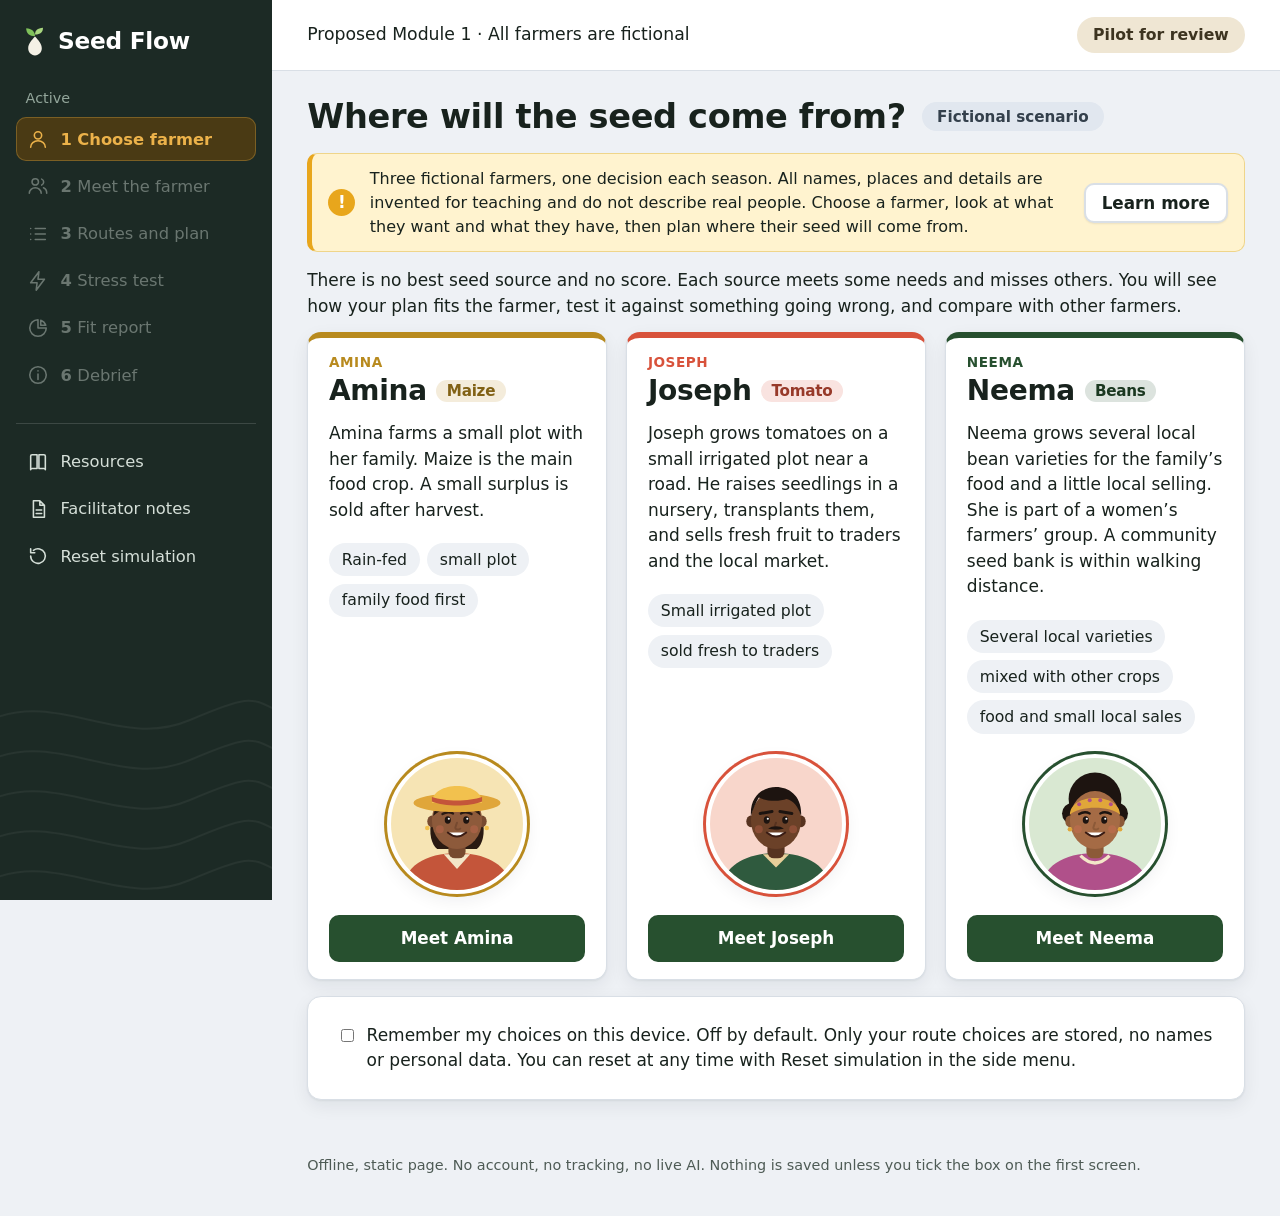
<file: demos/g01-seed-choices/G01_standalone.html>
<!doctype html>
<html lang="en">
<head>
<meta charset="utf-8">
<meta name="viewport" content="width=device-width, initial-scale=1">
<title>Where will the seed come from? Farmer seed-choice activity</title>
<meta name="description" content="Pilot activity for review. Choose seed routes for three fictional farmers and see how different routes meet different needs.">
<style>
:root{
  --side:#1c2a25; --side-2:#243630; --side-ink:#d5dfd8; --side-mute:#93a69b;
  --page:#eef1f5; --card:#ffffff; --ink:#18221d; --muted:#4e5b55; --line:#d9dfe6;
  --moss:#27502f; --moss-bg:#e2efdb; --ochre:#8a5d00; --ochre-bg:#fbe9b7; --amber:#e8a61c; --active:#ecb24a;
  --clay:#a23c26; --clay-bg:#fbdcd2; --slate:#40464f; --slate-bg:#e9ebee;
  --focus:#1b4f8f; --amina:#b88a1e; --joseph:#d8523b; --neema:#27502f;
  --r:14px; --shadow:0 1px 2px rgba(20,30,40,.06),0 6px 18px rgba(20,30,40,.07);
}
*{box-sizing:border-box}
html{font-size:100%}
body{margin:0;background:var(--page);color:var(--ink);font-family:"Segoe UI",Inter,system-ui,-apple-system,Arial,sans-serif;line-height:1.5;font-size:1.0625rem}
h1,h2,h3{line-height:1.2;margin:0 0 .5rem;letter-spacing:-.01em}
h1{font-size:2.1rem;font-weight:800;overflow-wrap:anywhere;display:flex;flex-wrap:wrap;align-items:center;gap:.7rem 1rem}
h2{font-size:1.3rem;margin-top:1.6rem} h3{font-size:1.1rem}
p{margin:.4rem 0 .8rem}
.sr,.skip:not(:focus){position:absolute;width:1px;height:1px;overflow:hidden;clip:rect(0 0 0 0);white-space:nowrap}
.skip:focus{position:fixed;z-index:50;top:.5rem;left:.5rem;padding:.5rem 1rem;background:#fff;display:block}
:focus-visible{outline:3px solid var(--focus);outline-offset:2px}
main:focus,h1:focus{outline:none}
h1{margin-bottom:1rem}
details{margin:.4rem 0 .9rem}
details summary{cursor:pointer;font-weight:600}
.card .row{margin-top:.5rem}

/* ---------- shell ---------- */
.shell{display:grid;grid-template-columns:272px minmax(0,1fr);min-height:100vh}
.side{background:var(--side);color:var(--side-ink);padding:1.4rem 1rem 1rem;display:flex;flex-direction:column;gap:1.2rem;position:sticky;top:0;height:100vh;overflow:auto;
  background-image:url("data:image/svg+xml,%3Csvg xmlns='http://www.w3.org/2000/svg' width='272' height='220' viewBox='0 0 272 220'%3E%3Cg fill='none' stroke='%23ffffff' stroke-opacity='.05' stroke-width='2'%3E%3Cpath d='M-10 40C60 10 120 70 190 40S250 20 290 36'/%3E%3Cpath d='M-10 80C60 50 120 110 190 80S250 60 290 76'/%3E%3Cpath d='M-10 120C60 90 120 150 190 120S250 100 290 116'/%3E%3Cpath d='M-10 160C60 130 120 190 190 160S250 140 290 156'/%3E%3Cpath d='M-10 200C60 170 120 230 190 200S250 180 290 196'/%3E%3C/g%3E%3C/svg%3E");
  background-repeat:no-repeat;background-position:bottom;background-size:100% auto}
.brand{margin:.1rem .4rem .4rem;display:flex;align-items:center;gap:.6rem;font-size:1.45rem;font-weight:800;color:#fff;letter-spacing:-.01em}
.brand-mark{flex:none}
.side-label{margin:.2rem .6rem .5rem;font-size:.9rem;color:var(--side-mute)}
.steps{list-style:none;margin:0;padding:0;display:flex;flex-direction:column;gap:.2rem}
.steps li{margin:0}
.steps button,.side-btn{width:100%;display:flex;align-items:center;gap:.7rem;text-align:left;font:500 1.02rem "Segoe UI",Inter,system-ui,sans-serif;color:var(--side-ink);background:transparent;border:0;border-radius:10px;padding:.6rem .7rem;cursor:pointer;min-height:2.75rem}
.steps button:hover,.side-btn:hover{background:var(--side-2)}
.steps .num{font-weight:600}
.steps .num::after{content:""}
.steps button[aria-current="step"]{background:#4a3a14;color:var(--active);font-weight:700;box-shadow:inset 0 0 0 1px rgba(236,178,74,.3)}
.steps button:disabled{opacity:.42;cursor:not-allowed}
.steps button:disabled:hover{background:transparent}
.ico svg,.side-btn svg{width:22px;height:22px;fill:none;stroke:currentColor;stroke-width:1.7;stroke-linecap:round;stroke-linejoin:round;flex:none}
.ico{display:inline-flex}
.steps .num{margin-right:-.35rem}
.side-tools{margin-top:.4rem;padding-top:1rem;border-top:1px solid rgba(255,255,255,.14);display:flex;flex-direction:column;gap:.2rem}
.side-btn[aria-pressed="true"]{background:var(--side-2);color:#fff;box-shadow:inset 3px 0 0 var(--active)}
.col{display:flex;flex-direction:column;min-width:0}
.topbar{display:flex;align-items:center;justify-content:space-between;gap:1rem;background:#fff;border-bottom:1px solid var(--line);padding:1.05rem 2.2rem}
.crumb{margin:0;font-size:1.08rem}
.pill-review{background:#efe6d3;color:#3d3420;font-weight:600;border-radius:999px;padding:.4rem 1rem;font-size:.98rem;white-space:nowrap}
#app{padding:1.6rem 2.2rem 1rem;max-width:78rem;width:100%;flex:1}
.pill{font:600 .95rem "Segoe UI",system-ui,sans-serif;background:#e1e7ef;color:#34404c;border-radius:999px;padding:.35rem .95rem;letter-spacing:0}
.foot{padding:1rem 2.2rem 1.6rem}

/* ---------- content ---------- */
.card{background:var(--card);border:1px solid var(--line);border-radius:var(--r);padding:1.1rem 1.3rem;box-shadow:var(--shadow);margin:0 0 1rem}
.card.chosen{border-color:var(--moss);box-shadow:0 0 0 2px var(--moss),var(--shadow)}
.grid{display:grid;gap:1.2rem;grid-template-columns:repeat(auto-fit,minmax(17rem,1fr))}
.btn{font:600 1.05rem "Segoe UI",Inter,system-ui,sans-serif;padding:.6rem 1.1rem;border-radius:10px;border:2px solid var(--moss);background:var(--moss);color:#fff;cursor:pointer;min-height:2.9rem}
.btn:hover{filter:brightness(1.12)}
.btn.alt{background:#fff;color:var(--moss)}
.btn.small-btn{min-height:2.5rem;padding:.4rem 1rem;border-color:var(--line);color:var(--ink);box-shadow:0 1px 2px rgba(0,0,0,.08)}
.btn[aria-pressed="true"]{background:var(--ochre-bg);color:var(--ink);border-color:var(--ochre)}
.btn[aria-pressed="true"]::before{content:"✓ "}
.btn:disabled{opacity:.5;cursor:not-allowed}
.row{display:flex;flex-wrap:wrap;gap:.6rem;align-items:center}
.small{font-size:.9rem;color:var(--muted)}
.tag{display:inline-block;font:600 .85rem "Segoe UI",system-ui,sans-serif;padding:.15rem .65rem;border-radius:999px;background:var(--slate-bg);color:var(--slate);vertical-align:middle}
.fiction{display:flex;align-items:center;gap:.9rem;background:#fff3cf;border:1px solid #efd58a;border-left:5px solid var(--amber);padding:.8rem 1rem;border-radius:10px;margin:.4rem 0 1rem}
.fiction p{margin:0;flex:1;font-size:1rem}
.fic-ico{flex:none;width:1.7rem;height:1.7rem;border-radius:50%;background:var(--amber);color:#fff;font-weight:800;display:grid;place-items:center}
p.fiction{display:block}
.lvl{display:inline-flex;gap:.3rem;align-items:baseline;font:600 .88rem "Segoe UI",system-ui,sans-serif;padding:.12rem .55rem;border-radius:999px;border:1px solid transparent;white-space:nowrap}
.lvl-g{background:var(--moss-bg);color:var(--moss);border-color:#9bbb8a}
.lvl-p{background:var(--ochre-bg);color:var(--ochre);border-color:#d6b25a}
.lvl-w{background:var(--clay-bg);color:var(--clay);border-color:#d99b84}
.lvl-u{background:var(--slate-bg);color:var(--slate);border-color:#b4b7bf}
.tablewrap{overflow-x:auto;margin:.5rem 0 1rem;border:1px solid var(--line);border-radius:12px;background:#fff}
table{border-collapse:collapse;width:100%;font:.94rem "Segoe UI",system-ui,sans-serif}
th,td{border-bottom:1px solid var(--line);border-right:1px solid var(--line);padding:.5rem .65rem;text-align:left;vertical-align:top}
th:last-child,td:last-child{border-right:0}
tbody tr:last-child th,tbody tr:last-child td{border-bottom:0}
thead th{background:#eef1f5}
tbody th{background:#f7f8fa;font-weight:600}
td.win,th.win{background:#fff3cf;box-shadow:inset 0 0 0 2px var(--amber)}
caption{text-align:left;padding:.5rem .65rem;font-weight:600}
.cellnote{display:block;font-size:.84rem;color:var(--muted);margin-top:.15rem}
ul.clean{margin:.3rem 0 .8rem;padding-left:1.2rem}
.planbar{position:sticky;bottom:0;background:#fff;border:1px solid var(--line);border-top:3px solid var(--moss);border-radius:var(--r) var(--r) 0 0;padding:.7rem 1.1rem;margin:1rem 0 0;display:flex;flex-wrap:wrap;gap:.6rem;align-items:center;justify-content:space-between;box-shadow:0 -6px 18px rgba(20,30,40,.08);z-index:5}
.fac{border:1px solid #b9cde6;border-left:5px solid var(--focus);border-radius:10px;background:#eaf1fa;padding:.5rem .9rem;margin:.8rem 0}
.fac summary{font-weight:700;cursor:pointer}
fieldset{border:1px solid var(--line);border-radius:var(--r);padding:.7rem 1.1rem;margin:0 0 1rem;background:#fff;box-shadow:var(--shadow)}
legend{font-weight:700;padding:0 .4rem}
label.opt{display:flex;gap:.6rem;align-items:flex-start;padding:.5rem;border-radius:10px;cursor:pointer}
label.opt:hover{background:#f1f4f8}
input[type=radio],input[type=checkbox]{width:1.2rem;height:1.2rem;margin-top:.2rem;accent-color:var(--moss)}
textarea{width:100%;min-height:9rem;font:.92rem Consolas,monospace;padding:.6rem;border:1px solid var(--line);border-radius:10px;background:#fff;color:var(--ink)}

/* farmer cards on the first screen */
.farmer-pick{--c:var(--amina);display:flex;flex-direction:column;gap:.25rem;border-top:6px solid var(--c);padding-top:1rem}
.farmer-pick[data-farmer="joseph"]{--c:var(--joseph)}
.farmer-pick[data-farmer="neema"]{--c:var(--neema)}
.farmer-pick .eyebrow{margin:0;font:700 .85rem "Segoe UI",system-ui,sans-serif;text-transform:uppercase;letter-spacing:.04em;color:var(--c)}
.farmer-pick h2{font-size:1.75rem;font-weight:800;display:flex;align-items:center;gap:.6rem;margin-bottom:.2rem}
.farmer-pick .tag{background:color-mix(in srgb,var(--c) 16%,#fff);color:color-mix(in srgb,var(--c) 70%,#000);font-size:.95rem}
.chips{list-style:none;margin:.2rem 0 1rem;padding:0;display:flex;flex-wrap:wrap;gap:.45rem}
.chips li{background:#eef1f5;border-radius:999px;padding:.3rem .8rem;font-size:.98rem}
.farmer-pick .btn{margin-top:.2rem;align-self:stretch}
.portrait{display:block;width:140px;height:140px;border-radius:50%;overflow:hidden;background:#fff;border:4px solid #fff;box-shadow:0 0 0 3px var(--c,var(--moss)),var(--shadow);margin:auto auto .9rem;flex:none}
.portrait svg{display:block;width:100%;height:100%}
.portrait.sm{width:76px;height:76px;border-width:3px;margin:0}
.meet-head{display:flex;align-items:center;gap:1rem;margin-bottom:.3rem}
.meet-head h1{margin:0}
.meet-head .portrait{--c:var(--moss)}

/* ---------- small screens ---------- */
@media (max-width:60rem){
  .shell{grid-template-columns:minmax(0,1fr)}
  .topbar{flex-wrap:wrap}
  .fiction{flex-wrap:wrap}
  .side{position:static;height:auto;padding:.9rem .8rem;gap:.6rem;background-image:none}
  .side .brand{margin-bottom:0}
  .side-label{display:none}
  .steps{flex-direction:row;overflow-x:auto;padding-bottom:.3rem;gap:.35rem}
  .steps button{width:auto;white-space:nowrap;padding:.5rem .75rem}
  .side-tools{flex-direction:row;flex-wrap:wrap;border-top:0;padding-top:0}
  .side-btn{width:auto;padding:.4rem .7rem}
  .topbar{padding:.8rem 1rem}
  #app{padding:1.1rem 1rem .5rem}
  .foot{padding:1rem}
  h1{font-size:1.65rem}
}
@media (prefers-reduced-motion:no-preference){.card,.btn,.steps button,.side-btn{transition:box-shadow .15s,background-color .15s,filter .15s}}
@media (prefers-reduced-motion:reduce){*{animation:none!important;transition:none!important;scroll-behavior:auto!important}}
@media (forced-colors:active){.lvl{border:1px solid CanvasText}.btn[aria-pressed="true"]{outline:2px solid Highlight}.steps button[aria-current="step"]{outline:2px solid Highlight}}
@media print{.side,.foot,.planbar,.btn,.topbar{display:none}.shell{display:block}.card{box-shadow:none}}

</style>
</head>
<body>
<a class="skip" href="#app">Skip to the activity</a>
<div class="shell">
  <aside class="side">
    <p class="brand">
      <svg class="brand-mark" viewBox="0 0 32 40" width="26" height="32" aria-hidden="true"><path d="M16 38c-5 0-8.500-3.800-8.500-8.800 0-6 4.500-10.200 8.500-14.700 4 4.500 8.500 8.700 8.500 14.700 0 5-3.500 8.800-8.500 8.800z" fill="#f4f1e6"/><path d="M16 14C16 8 12 4.500 5 4c0 6.500 4 10 11 10z" fill="#7fc15a"/><path d="M16 12c0-5 3-8 10-8.500C26 9 23 12 16 12z" fill="#a8d67f"/></svg>
      <span>Seed Flow</span>
    </p>
    <nav aria-label="Activity steps">
      <p class="side-label">Active</p>
      <ol id="steps" class="steps"></ol>
    </nav>
    <div class="side-tools">
      <button type="button" class="side-btn" id="btn-about"><svg viewBox="0 0 24 24" aria-hidden="true"><path d="M4 5.500C4 4.700 4.700 4 5.500 4H11v15H5.500A1.500 1.500 0 0 0 4 20.500zM20 5.500c0-.8-.7-1.500-1.500-1.500H13v15h5.500c.8 0 1.500.7 1.500 1.500z"/></svg>Resources</button>
      <button type="button" class="side-btn" id="btn-fac" aria-pressed="false"><svg viewBox="0 0 24 24" aria-hidden="true"><path d="M7 3h7l5 5v13H7zM14 3v5h5M10 13h6M10 17h6"/></svg>Facilitator notes</button>
      <button type="button" class="side-btn" id="btn-reset"><svg viewBox="0 0 24 24" aria-hidden="true"><path d="M4 12a8 8 0 1 0 3-6.200M4 4v4.500h4.500"/></svg>Reset simulation</button>
    </div>
  </aside>
  <div class="col">
    <header class="topbar">
      <p class="crumb">Proposed Module 1 <span aria-hidden="true">·</span> All farmers are fictional</p>
      <span class="pill-review">Pilot for review</span>
    </header>
    <main id="app" tabindex="-1">
      <noscript><p>This activity needs JavaScript. It runs locally in your browser and sends no data anywhere.</p></noscript>
    </main>
    <footer class="foot">
      <p class="small">Offline, static page. No account, no tracking, no live AI. Nothing is saved unless you tick the box on the first screen.</p>
    </footer>
  </div>
</div>
<div id="status" class="sr" role="status" aria-live="polite"></div>
<script>
/* G01 "Where will the seed come from?" scenario data.
 * EDIT THIS FILE to change farmers, routes, wording or ratings. No other file holds content.
 *
 * Provenance: every farmer, place and rating below is FICTIONAL and SYNTHETIC. They were written
 * for teaching and do not describe a real person, village, cooperative, shop or programme.
 * Ratings are qualitative judgements by the pilot author, not measured data and not probabilities.
 * They must be reviewed by a seed-systems expert before any release (see docs/Source_register.md).
 *
 * Rating codes used in `assess`:  g = meets the need   p = partly meets   w = does not meet well   u = not known
 * Stress codes:  holds | strained | exposed | depends
 */
window.G01_DATA = {
  meta: {
    title: 'Where will the seed come from?',
    subtitle: 'A farmer seed-choice activity',
    version: '0.1 pilot for review',
    status: 'Proposed pilot. Not approved course content. All farmers and places are fictional.',
    module: 'Proposed Module 1: Why an integrated approach matters (V2.0 concept note)'
  },

  /* The eight sector functions, in V2.0 concept note order. */
  functions: [
    { id: 'production', name: 'Production', note: 'Who makes the seed' },
    { id: 'distribution', name: 'Value addition and distribution', note: 'How seed is processed, packed and reaches farmers' },
    { id: 'service', name: 'Service provision', note: 'Advice, testing, inspection, information' },
    { id: 'utilisation', name: 'Utilisation', note: 'How farmers choose, store and sow seed' },
    { id: 'organisation', name: 'Stakeholder organisation', note: 'Groups, associations, networks' },
    { id: 'regulation', name: 'Regulation', note: 'Rules on quality, labelling and trade' },
    { id: 'coordination', name: 'Coordination', note: 'How actors align their work' },
    { id: 'financing', name: 'Financing', note: 'Who can pay, and when' }
  ],

  /* Five needs a farmer weighs when choosing a route. */
  dimensions: [
    { id: 'timing', label: 'Timing', q: 'Can seed be in hand for the planting window?' },
    { id: 'cost', label: 'Cash and cost', q: 'Can she pay when payment is due?' },
    { id: 'fit', label: 'Fit to crop and wishes', q: 'Does the variety suit her land, rain risk, market and taste?' },
    { id: 'quality', label: 'Quality information', q: 'Does she know the seed is true to type and will germinate?' },
    { id: 'reach', label: 'Reach and quantity', q: 'Can she reach it with her time and travel, and get enough?' }
  ],

  levels: {
    g: { label: 'Meets the need', sym: '●', css: 'g' },
    p: { label: 'Partly meets', sym: '◐', css: 'p' },
    w: { label: 'Does not meet well', sym: '○', css: 'w' },
    u: { label: 'Not known', sym: '?', css: 'u' }
  },
  importanceLabel: { high: 'Matters most', medium: 'Matters', low: 'Matters less' },

  stressLevels: {
    holds: { label: 'Holds up', sym: '●' },
    strained: { label: 'Under strain', sym: '◐' },
    exposed: { label: 'Exposed', sym: '○' },
    depends: { label: 'Depends: ask', sym: '?' }
  },

  /* Five routes. `functions` lists the sector functions the route leans on (simplified; to verify). */
  sources: [
    { id: 'saved', name: 'Saved seed', tagline: 'Seed kept from your own last harvest.',
      can: 'Close at hand, little or no cash, and the variety is known to you.',
      watch: 'Quality may be unknown. Hybrids do not repeat their performance. Stored seed can lose vigour or carry pests and disease.',
      check: 'How was it stored? Is there enough? Is the crop a hybrid?',
      functions: ['utilisation', 'production'],
      functionNote: 'The farmer is producer and user. Utilisation (selection and storage) carries the weight. Service provision may be missing.' },
    { id: 'neighbours', name: 'Neighbours and kin', tagline: 'Seed shared, swapped or lent by other farmers and relatives.',
      can: 'Trusted, locally tested varieties, often without cash. A way to try something new.',
      watch: 'Quality is not checked. It depends on relationships and on others having a surplus when you need it.',
      check: 'Where did they get it? How did it do in a bad season?',
      functions: ['utilisation', 'organisation', 'production'],
      functionNote: 'Social networks and informal organisation do the work. Few formal services are involved.' },
    { id: 'market', name: 'Local market', tagline: 'Seed or grain bought from stalls, traders or local markets.',
      can: 'Available when you are ready, in small amounts, even late.',
      watch: 'Often unlabelled. It may be grain rather than seed. Origin and variety may be unclear. Cash and transport are needed.',
      check: 'Can the seller say where it came from? Can you test a handful first?',
      functions: ['distribution', 'financing'],
      functionNote: 'Traders and stall holders do the distribution. Cash sales set the terms. Quality rules may be weak or not applied.' },
    { id: 'coop', name: 'Cooperative or community seed', tagline: 'Seed multiplied, checked and shared by a cooperative, farmer group or community seed bank.',
      can: 'Information and checks that members know. Varieties suited to the area. Sometimes seed loans or later payment.',
      watch: 'May not stock every crop or variety. Pre-order dates and deposits. Quality checks vary between groups.',
      check: 'What checks are done? When do orders close? Can you pay later or in kind?',
      functions: ['production', 'organisation', 'service', 'coordination', 'financing'],
      functionNote: 'Members produce and organise. The group provides checks and information, coordinates orders and sometimes lends seed.' },
    { id: 'company', name: 'Seed company', tagline: 'Packaged seed sold by a seed company or its agro-dealer.',
      can: 'Labelled, tested seed with variety information. Wide choice for some crops.',
      watch: 'Cash up front and travel to the dealer. Possible old or fake stock. Fit to local conditions may be uncertain.',
      check: 'Is the seal intact? Check the label and date. What does the variety need (rain, inputs)?',
      functions: ['production', 'distribution', 'service', 'regulation', 'financing'],
      functionNote: 'Companies produce and distribute. Labelling and registration rules apply. Advice depends on the dealer. Cash timing matters.' }
  ],

  /* Generic stress-test results per route. Farmers add their own note below. */
  disruptions: [
    { id: 'rainLate', label: 'Rains start late', text: 'The rains arrive later than expected and the planting window shifts.' },
    { id: 'cashShort', label: 'Cash runs short', text: 'Cash is short on the day seed must be paid for.' },
    { id: 'badBatch', label: 'Poor seed batch', text: 'The seed germinates poorly or turns out not to be the variety expected.' },
    { id: 'noVariety', label: 'Variety not available', text: 'The variety she wanted is not available this season.' }
  ],
  stress: {
    rainLate: {
      saved: ['holds', 'Seed is already in hand, so she can wait for the rains. Old seed may have lost vigour.'],
      neighbours: ['strained', 'Neighbours plant when she does, so spare seed may run short if the first planting fails.'],
      market: ['holds', 'Stalls keep selling, so replanting is possible at the going price.'],
      coop: ['depends', 'Orders may be fixed in advance. Ask whether late or extra seed is held.'],
      company: ['holds', 'Stock is on the shelf when she is ready, but a second purchase costs cash again.']
    },
    cashShort: {
      saved: ['holds', 'No cash is needed.'],
      neighbours: ['holds', 'Swaps and favours often work without cash, if she has something to give back.'],
      market: ['exposed', 'Needs cash on the day, plus transport.'],
      coop: ['depends', 'Some groups accept payment in kind or after harvest. Others need a deposit.'],
      company: ['exposed', 'Usually cash up front.']
    },
    badBatch: {
      saved: ['exposed', 'There is no second source of the same seed unless she turns to another route.'],
      neighbours: ['strained', 'She can ask again, but the same neighbours may share the same problem.'],
      market: ['strained', 'She can buy again, with the same doubts about origin.'],
      coop: ['depends', 'Records may let the group trace and replace a bad lot. Ask what is promised.'],
      company: ['depends', 'A sealed, dated lot can be traced. What the dealer does about a failed lot varies.']
    },
    noVariety: {
      saved: ['strained', 'She can only plant what she kept. Nothing new.'],
      neighbours: ['strained', 'She is limited to what neighbours have, though they may share something new.'],
      market: ['strained', 'Whatever is on the stall, and the variety may be unknown.'],
      coop: ['depends', 'The group may offer a different variety, or none.'],
      company: ['strained', 'Other varieties are on the shelf but may need different rain, inputs or care.']
    }
  },

  farmers: [
    /* ------------------------------------------------------------------ AMINA */
    { id: 'amina', name: 'Amina', crop: 'Maize', cropNote: 'Rain-fed, small plot, family food first',
      intro: 'Amina farms a small plot with her family. Maize is the main food crop. A small surplus is sold after harvest.',
      wants: [
        'A variety that still matures if the rains stop early',
        'Seed in hand when the first rains come',
        'Grain that stores well and tastes right for the family',
        'No new borrowing'
      ],
      resources: [
        ['Cash', 'Very little until after harvest sales. Lowest just before planting.'],
        ['Labour', 'Family labour. Planting and weeding are the busiest weeks.'],
        ['Travel', 'The market town is half a day away by shared transport.'],
        ['Storage', 'A sack store in the roof. Pests are a worry.'],
        ['Information', 'Radio, neighbours, an occasional visit from a cooperative officer.']
      ],
      importance: { timing: 'high', cost: 'high', fit: 'high', quality: 'medium', reach: 'medium' },
      stages: ['After harvest', 'Dry months', 'Seed decision window', 'Land preparation', 'Planting window', 'Weeding', 'Flowering and grain fill'],
      calendar: {
        Cash: ['Some from sales', 'Falling', 'Tight', 'Tight', 'Tight', 'Tight', 'Tight'],
        Labour: ['Busy', 'Quiet', 'Quiet', 'Busy', 'Peak', 'Busy', 'Moderate'],
        'Rain risk': ['None', 'None', 'Forecast unsure', 'None', 'Onset uncertain', 'Dry spells possible', 'Most sensitive'],
        'Seed on offer': ['Own store filled', 'Cooperative pre-orders open', 'Stalls and shop restock', 'Pre-order deadline passes', 'Market and shop open', 'Nothing new', 'Nothing new']
      },
      decisionStage: 2,
      assess: {
        saved: { timing: ['g', 'In her store now.'], cost: ['g', 'No cash needed.'], fit: ['p', 'A variety she knows, but not early maturing.'], quality: ['u', 'Germination not tested. Pests in the store?'], reach: ['p', 'At home, but is there enough for the plot?'] },
        neighbours: { timing: ['g', 'She can ask now, before they plant.'], cost: ['g', 'A favour or a small swap.'], fit: ['g', 'An early-maturing variety that came through a short season.'], quality: ['u', 'Trust, not testing.'], reach: ['p', 'Walking distance, but enough for part of the plot only.'] },
        market: { timing: ['g', 'Open when she is ready. She can replant.'], cost: ['p', 'Cash now, plus transport.'], fit: ['u', 'Mixed maize. Variety unknown.'], quality: ['w', 'Cannot check origin. It may be grain, not seed.'], reach: ['p', 'Half a day each way. Any amount.'] },
        coop: { timing: ['p', 'Pre-orders close during the lean months.'], cost: ['p', 'Deposit or cash up front. Terms not known.'], fit: ['g', 'Offers an early-maturing variety suited to the area.'], quality: ['g', 'Members check the seed. She can ask how.'], reach: ['g', 'In her sub-county. An amount can be reserved.'] },
        company: { timing: ['g', 'Stocked before planting.'], cost: ['w', 'The most cash up front, when her cash is lowest.'], fit: ['p', 'High-potential hybrids that may need better rain and fertiliser to pay back. Fresh seed each year.'], quality: ['g', 'Labelled and tested.'], reach: ['p', 'Half a day to town. Any amount.'] }
      },
      story: {
        saved: ['Amina kept maize from last season in a sack in the roof store. It has been there for months. It is the variety she has always grown.', 'Is there enough, and does a handful of seeds sprout in damp cloth?'],
        neighbours: ['A neighbour planted an early-maturing maize variety last season and still harvested when the rains stopped early. She has seed to spare for part of Amina’s plot.', 'Where did the neighbour get the variety, and how did it do in a normal year?'],
        market: ['Stalls in the market town sell maize by the cup. Some is clearly seed, some is grain. The seller is unsure of the variety. It takes half a day to get there and back.', 'Can the seller say where it came from? Can she test a handful first?'],
        coop: ['A cooperative in her sub-county grows and checks an early-maturing maize variety with its members. Orders close before land preparation and need a deposit.', 'What checks are done, and can the deposit be paid in kind or after harvest?'],
        company: ['The agro-dealer in town sells sealed packets of hybrid maize seed with the variety and date on the label. It costs the most cash up front, and her cash is at its lowest now.', 'What rainfall and inputs does this hybrid need to pay off, and could she afford it every year?']
      },
      stressNote: {
        rainLate: 'A late start squeezes the season, and flowering is the most rain-sensitive stage. Earlier maturity matters more than seed price.',
        cashShort: 'She is already near her limit. Deposits and travel add to the cash she needs.',
        badBatch: 'Poor germination means replanting after weeks are lost. A quick, low-cost second source matters.',
        noVariety: 'If the early variety is not available, she must choose between her old variety and one she does not know.'
      },
      wholeNote: 'No route meets all of Amina’s needs. Mixing routes, for example a neighbour’s early variety with a back-up from the cooperative, covers more than any single route.'
    },

    /* ----------------------------------------------------------------- JOSEPH */
    { id: 'joseph', name: 'Joseph', crop: 'Tomato', cropNote: 'Small irrigated plot, sold fresh to traders',
      intro: 'Joseph grows tomatoes on a small irrigated plot near a road. He raises seedlings in a nursery, transplants them, and sells fresh fruit to traders and the local market.',
      wants: [
        'Uniform, firm fruit that travels well',
        'Tolerance to the diseases that cost him a crop before',
        'Seed that germinates well in the nursery',
        'Seed in hand on nursery sowing day'
      ],
      resources: [
        ['Cash', 'Some from last sales, but not much to spare. A failed nursery would hurt.'],
        ['Labour', 'He and one helper. Nursery and transplanting are the busy weeks.'],
        ['Travel', 'A town with an agro-dealer is an hour away by road.'],
        ['Storage', 'None for the crop. Tomatoes are sold fresh.'],
        ['Information', 'A smartphone and a messaging group with other growers.']
      ],
      importance: { timing: 'medium', cost: 'medium', fit: 'high', quality: 'high', reach: 'low' },
      stages: ['Plan the crop', 'Seed decision window', 'Nursery', 'Transplanting', 'Growing and spraying', 'Harvest and selling'],
      calendar: {
        Cash: ['Some in hand', 'Some in hand', 'Tight', 'Tight', 'Tight', 'Sales come in'],
        Labour: ['Quiet', 'Quiet', 'Busy', 'Peak', 'Busy', 'Peak'],
        'Water and weather risk': ['Check water supply', 'Check water supply', 'Heat and disease risk', 'Heat and disease risk', 'Disease pressure', 'Price dips when many sell'],
        'Seed on offer': ['Group order opens', 'Shop restocks. Group order closes', 'Nothing new', 'Seedlings only', 'Nothing new', 'Own fruit, if any seed is saved']
      },
      decisionStage: 1,
      assess: {
        saved: { timing: ['g', 'In his box now.'], cost: ['g', 'No cash needed.'], fit: ['w', 'His variety is a hybrid. Saved seed will not repeat it.'], quality: ['w', 'Seed-borne disease can carry over.'], reach: ['p', 'Only what the last crop gave.'] },
        neighbours: { timing: ['g', 'Another grower will share.'], cost: ['g', 'A swap or small gift.'], fit: ['u', 'A different variety, untested for his market.'], quality: ['u', 'Not tested.'], reach: ['g', 'A small amount is enough for a nursery.'] },
        market: { timing: ['g', 'On his weekly trip.'], cost: ['p', 'A small cash outlay.'], fit: ['u', 'Loose seed. Variety unclear.'], quality: ['w', 'Unlabelled. Germination unknown.'], reach: ['g', 'Right there at the market.'] },
        coop: { timing: ['p', 'The group order closes before nursery sowing.'], cost: ['g', 'A joint order may lower the price per packet.'], fit: ['p', 'A limited range chosen by the group.'], quality: ['g', 'The group checks seals and lot labels.'], reach: ['g', 'A collection point in the district.'] },
        company: { timing: ['g', 'The dealer restocks before nursery sowing.'], cost: ['p', 'Cash is needed, and he has some from last sales.'], fit: ['g', 'Several varieties, with disease tolerances listed.'], quality: ['g', 'Labelled, sealed and dated.'], reach: ['p', 'An hour’s trip. Any amount.'] }
      },
      story: {
        saved: ['Joseph kept seed from last season’s tomatoes, which were a hybrid. The plants will not match their parent, and seed-borne disease can pass on.', 'Was the variety a hybrid? Did the plants show disease last season?'],
        neighbours: ['Another grower in his messaging group offers seed of a variety she likes. It has not been grown on his soil or sold to his traders.', 'How did the fruit look after transport, and what disease problems did she have?'],
        market: ['A stall at the weekly market sells loose tomato seed in small paper twists. It is cheap and available today, with no label and no germination date.', 'Is there any way to check germination before he sows the whole nursery?'],
        coop: ['His district growers’ group places one joint order each season and shares what each variety did. The order closes a few weeks before he usually sows the nursery.', 'When does the order close, and what happens if a lot fails?'],
        company: ['The agro-dealer an hour away stocks several sealed tomato hybrids with disease tolerances and germination dates on the label. Joseph has some cash from last sales.', 'Is the seal intact, is the lot number recorded, and what does the dealer do if germination is poor?']
      },
      stressNote: {
        rainLate: 'He irrigates, so late rains matter less. Water supply and nursery timing matter more.',
        cashShort: 'A poor price at the last sale leaves little cash. A joint order or smaller packets can help.',
        badBatch: 'A failed nursery costs weeks and money. He needs a lot record and a way to be put right.',
        noVariety: 'If a preferred hybrid sells out, he must pick another and test it on a small bed first.'
      },
      wholeNote: 'For Joseph a company or a growers’ group may fit well, because quality information and fit matter most. That does not make them the answer for Amina or Neema.'
    },

    /* ------------------------------------------------------------------ NEEMA */
    { id: 'neema', name: 'Neema', crop: 'Beans', cropNote: 'Several local varieties, mixed with other crops, food and small local sales',
      intro: 'Neema grows several local bean varieties for the family’s food and a little local selling. She is part of a women’s farmers’ group. A community seed bank is within walking distance.',
      wants: [
        'Keep the bean varieties that taste right and cook fast',
        'Seed without paying cash',
        'Try one variety that does better in dry spells',
        'Enough seed for the whole plot'
      ],
      resources: [
        ['Cash', 'Almost none outside harvest time. She saves a little with her group.'],
        ['Labour', 'Herself and her daughter. Planting is by hand.'],
        ['Travel', 'The seed bank is half an hour’s walk. The shop in town is a day’s round trip.'],
        ['Storage', 'Clay pots with ash. Weevils are a risk.'],
        ['Information', 'Her women’s group and the seed bank’s records.']
      ],
      importance: { timing: 'medium', cost: 'high', fit: 'high', quality: 'medium', reach: 'medium' },
      stages: ['After harvest', 'Dry months', 'Seed decision window', 'Planting window', 'Weeding', 'Pod fill and harvest'],
      calendar: {
        Cash: ['A little', 'Falling', 'Almost none', 'Almost none', 'Almost none', 'Almost none'],
        Labour: ['Busy', 'Quiet', 'Quiet', 'Peak', 'Busy', 'Busy'],
        'Rain risk': ['None', 'None', 'Forecast unsure', 'Onset uncertain', 'Dry spells possible', 'Sensitive'],
        'Seed on offer': ['Own pots filled', 'Seed bank lists varieties', 'Group swaps. Seed bank opens', 'Seed bank open on set days', 'Nothing new', 'Nothing new']
      },
      decisionStage: 2,
      assess: {
        saved: { timing: ['g', 'In her pots.'], cost: ['g', 'No cash needed.'], fit: ['g', 'Her own varieties, with the taste and cooking time she likes.'], quality: ['p', 'Weevils are a risk. She checks by eye.'], reach: ['p', 'Last season’s harvest was small.'] },
        neighbours: { timing: ['g', 'Swaps with women in her group.'], cost: ['g', 'Seed for seed.'], fit: ['g', 'A chance to try a variety that did better in dry spells.'], quality: ['p', 'She has seen it growing in the field.'], reach: ['g', 'Nearby. Small amounts.'] },
        market: { timing: ['g', 'Open when she is ready.'], cost: ['p', 'Needs cash she does not have.'], fit: ['u', 'Sold as food. Variety unknown.'], quality: ['w', 'May be old or may not sprout.'], reach: ['g', 'Close, in any amount.'] },
        coop: { timing: ['p', 'Open on set days before planting.'], cost: ['g', 'A seed loan. She returns seed after harvest.'], fit: ['g', 'Holds several local bean varieties.'], quality: ['p', 'Community records. Checks vary.'], reach: ['p', 'Half an hour’s walk. Share limited per member.'] },
        company: { timing: ['p', 'Only in town.'], cost: ['w', 'Cash she does not have.'], fit: ['p', 'A few improved bean varieties, not her local taste varieties.'], quality: ['g', 'Labelled and tested.'], reach: ['w', 'A day’s trip for a small packet.'] }
      },
      story: {
        saved: ['Neema keeps her bean seed in a clay pot with ash. Her varieties cook fast and taste right. Last season’s harvest was small.', 'Has she checked for weevil damage, and is there enough for the whole plot?'],
        neighbours: ['Women in her farmers’ group swap beans before planting. One variety did better in dry spells last year.', 'What did that variety need, and does it taste right?'],
        market: ['Beans in the market are sold for eating. Some may sprout, some will not, and the variety is unknown.', 'Does a handful sprout, and is it worth cash she does not have?'],
        coop: ['The community seed bank lends bean seed from several local varieties on set days. Borrowers return seed after harvest. The share per member is limited.', 'Which varieties are listed, and what are the repayment terms if the harvest fails?'],
        company: ['A shop in the market town sells packets of improved bush beans. It is a day’s round trip and the cash price is out of reach this month.', 'Would this variety taste and cook like hers?']
      },
      stressNote: {
        rainLate: 'Beans can be a shorter-cycle crop, so a later start may still be workable. The seed in her pots can wait for the rains.',
        cashShort: 'She has almost no cash. Seed-for-seed swaps and a seed loan keep her planting.',
        badBatch: 'Weevil-damaged seed may fail. Swapping again or borrowing from the seed bank gives a second chance.',
        noVariety: 'Several local varieties are in circulation, so losing one is less serious than it would be with a single variety.'
      },
      wholeNote: 'For Neema, routes based on seed sharing and community seed fit more of her needs than a shop does. A shop route is not wrong, but it asks for cash and a long trip.'
    }
  ],

  /* Reflection prompts shown in the debrief. */
  prompts: [
    'Which need drove your first choice? Did a different farmer change your answer?',
    'Which route did you rank last? Under what circumstances might it be the best one?',
    'Which sector functions did your plan depend on? Which were weak or hard to see?',
    'Whose voice is missing from this story (for example women who keep seed, young farmers, seed sellers, extension staff)? What would they tell you?',
    'If you were a programme manager, would you strengthen a route, connect two routes, or leave a route alone? Why?'
  ],

  /* Facilitator note shown in the app (short). Long version: docs/Facilitator_note.md */
  facilitator: {
    purpose: 'Help participants see that farmers use several seed routes, that each route meets some needs and misses others, and that the right answer changes with the farmer, the crop and the season.',
    time: 'About 15 to 20 minutes per farmer. Two farmers in 40 minutes with a short debrief works well.',
    flow: [
      'Ask participants to guess the best route before they open the game. Keep their guesses visible.',
      'Run one farmer individually or in pairs. Ask them to say aloud what matters most to the farmer before choosing.',
      'Run a second farmer. Compare plans across farmers in the debrief table.',
      'Use the eight sector functions to ask which parts of the sector the plan depends on.'
    ],
    watchFor: [
      'Participants naming a single “winner” for all three farmers. Ask what changes if the crop or the cash changes.',
      'Treating certified or company seed as automatically correct, or saved seed as automatically inferior.',
      'Treating the symbols as a score. They are a conversation aid, not a rating.',
      'Using these fictional cases as if they were evidence about a real country.'
    ]
  }
};

</script>
<script>
/* G01 app logic. Content lives in data.js. No network, no backend, no live AI. */
(function () {
  'use strict';
  var D = window.G01_DATA;
  var KEY = 'g01-seed-choices-v1';
  var ORDER = ['start', 'meet', 'routes', 'stress', 'report', 'debrief'];
  var LABEL = { start: 'Choose farmer', meet: 'Meet the farmer', routes: 'Routes and plan', stress: 'Stress test', report: 'Fit report', debrief: 'Debrief' };
  var ICON = {
    start: '<path d="M12 12a4 4 0 1 0 0-8 4 4 0 0 0 0 8zM4 21c0-4 3.600-7 8-7s8 3 8 7"/>',
    meet: '<path d="M9 11a3.500 3.500 0 1 0 0-7 3.500 3.500 0 0 0 0 7zM2.500 20c0-3.500 3-6 6.500-6s6.500 2.500 6.500 6M16 4.500a3.500 3.500 0 0 1 0 6.500M18 14c2.200.8 3.500 3 3.500 6"/>',
    routes: '<path d="M9 6h11M9 12h11M9 18h11M4 6h.01M4 12h.01M4 18h.01"/>',
    stress: '<path d="M13 2 4 14h7l-1 8 9-12h-7z"/>',
    report: '<path d="M12 3a9 9 0 1 0 9 9h-9zM15 3.500A9 9 0 0 1 20.500 9H15z"/>',
    debrief: '<path d="M12 21a9 9 0 1 0 0-18 9 9 0 0 0 0 18zM12 11v6M12 7.500h.01"/>'
  };
  function svgIcon(d) { var w = document.createElement('span'); w.className = 'ico'; w.setAttribute('aria-hidden', 'true'); w.innerHTML = '<svg viewBox="0 0 24 24">' + d + '</svg>'; return w; }
  var $app = document.getElementById('app');
  var $status = document.getElementById('status');
  var $steps = document.getElementById('steps');
  var params = new URLSearchParams(location.search);
  var state = { screen: 'start', farmerId: null, plans: {}, facilitator: params.get('facilitator') === '1', remember: false };

  /* ---------- helpers ---------- */
  function add(el, c) {
    if (c == null || c === false) return;
    if (Array.isArray(c)) { c.forEach(function (x) { add(el, x); }); }
    else if (c.nodeType) { el.appendChild(c); }
    else { el.appendChild(document.createTextNode(String(c))); }
  }
  function h(tag, props) {
    var el = document.createElement(tag);
    props = props || {};
    Object.keys(props).forEach(function (k) {
      var v = props[k];
      if (v == null || v === false) return;
      if (k === 'class') el.className = v;
      else if (k.slice(0, 2) === 'on') el.addEventListener(k.slice(2), v);
      else if (v === true) el.setAttribute(k, '');
      else el.setAttribute(k, v);
    });
    for (var i = 2; i < arguments.length; i++) add(el, arguments[i]);
    return el;
  }
  function byId(list, id) { return list.filter(function (x) { return x.id === id; })[0]; }
  function farmer() { return byId(D.farmers, state.farmerId); }
  function plan() { return state.plans[state.farmerId]; }
  function src(id) { return byId(D.sources, id); }
  function chosen() { var p = plan(); return [p.main, p.backup].filter(Boolean); }
  function announce(msg) { $status.textContent = ''; setTimeout(function () { $status.textContent = msg; }, 30); }
  function lvl(code) {
    var l = D.levels[code];
    return h('span', { class: 'lvl lvl-' + code }, h('span', { 'aria-hidden': 'true' }, l.sym), l.label);
  }
  function stressBadge(code) {
    var l = D.stressLevels[code];
    return h('span', { class: 'lvl lvl-' + ({ holds: 'g', strained: 'p', exposed: 'w', depends: 'u' })[code] }, h('span', { 'aria-hidden': 'true' }, l.sym), l.label);
  }
  function list(items) { return h('ul', { class: 'clean' }, items.map(function (t) { return h('li', null, t); })); }
  function tableWrap(label, table) { return h('div', { class: 'tablewrap', role: 'region', 'aria-label': label, tabindex: '0' }, table); }


  /* ---------- cartoon headshots (generated SVG, fictional people) ---------- */
  var FACE = '<ellipse cx="62" cy="96" rx="7" ry="9" fill="SKIN2"/><ellipse cx="138" cy="96" rx="7" ry="9" fill="SKIN2"/>' +
    '<ellipse cx="100" cy="94" rx="38" ry="44" fill="SKIN"/>';
  var FEATURES = '<ellipse cx="86" cy="94" rx="4.600" ry="5.800" fill="#1d1410"/><ellipse cx="114" cy="94" rx="4.600" ry="5.800" fill="#1d1410"/>' +
    '<circle cx="87.600" cy="92" r="1.600" fill="#fff"/><circle cx="115.600" cy="92" r="1.600" fill="#fff"/>' +
    '<path d="M100 98c-2 6-4 9-1 10 3 1 5 0 6-1" fill="none" stroke="SKIN2" stroke-width="3" stroke-linecap="round"/>' +
    '<path d="M86 113q14 12 28 0" fill="#fff" stroke="#3a1c14" stroke-width="3" stroke-linecap="round" stroke-linejoin="round"/>' +
    '<circle cx="74" cy="108" r="6" fill="#e0715a" opacity=".28"/><circle cx="126" cy="108" r="6" fill="#e0715a" opacity=".28"/>';
  function mk(bg, body, skin, skin2) {
    return '<svg viewBox="0 0 200 200" xmlns="http://www.w3.org/2000/svg">' + '<rect width="200" height="200" fill="' + bg + '"/>' + body.replace(/SKIN2/g, skin2).replace(/SKIN/g, skin) + '</svg>';
  }
  var PORTRAIT = {
    amina: mk('#f6e4b4',
      '<path d="M62 92c-6 22 0 40 8 46h60c8-6 14-24 8-46z" fill="#2a1a12"/>' +
      '<path d="M18 200c0-34 34-56 82-56s82 22 82 56z" fill="#c4553a"/><path d="M80 146l20 22 20-22" fill="#f3e6c8"/>' +
      '<rect x="87" y="122" width="26" height="30" rx="10" fill="SKIN2"/>' + FACE +
      '<path d="M64 88c4-22 22-30 36-30s32 8 36 30c-10-10-26-14-36-14s-26 4-36 14z" fill="#2a1a12"/>' +
      '<path d="M78 85q8-5 16-1M106 84q8-4 16 1" fill="none" stroke="#2a1a12" stroke-width="3.500" stroke-linecap="round"/>' + FEATURES +
      '<ellipse cx="100" cy="68" rx="66" ry="14" fill="#e0a63a"/><path d="M62 68c0-34 76-34 76 0z" fill="#f2c14e"/><path d="M62 66c20 8 56 8 76 0v-7c-20 7-56 7-76 0z" fill="#c4553a"/>' +
      '<circle cx="55" cy="106" r="3.500" fill="#f2c14e"/><circle cx="145" cy="106" r="3.500" fill="#f2c14e"/>',
      '#8d5a3b', '#774a30'),
    joseph: mk('#f8d6cb',
      '<path d="M18 200c0-34 34-56 82-56s82 22 82 56z" fill="#2f5a3e"/><path d="M80 146l20 20 20-20" fill="#e8cf9a"/>' +
      '<rect x="87" y="122" width="26" height="30" rx="10" fill="SKIN2"/>' + FACE +
      '<path d="M62 88c-2-30 18-44 38-44s40 14 38 44c-4-14-12-24-22-26-10 4-30 4-42-2-4 6-8 16-12 28z" fill="#1d1410"/>' +
      '<path d="M76 84l18-3M106 81l18 3" fill="none" stroke="#1d1410" stroke-width="4.500" stroke-linecap="round"/>' + FEATURES +
      '<path d="M88 107c6-5 18-5 24 0-6 2-18 2-24 0z" fill="#1d1410"/>',
      '#6b4128', '#573320'),
    neema: mk('#d9e8d2',
      '<circle cx="100" cy="62" r="40" fill="#1d1410"/><circle cx="66" cy="84" r="16" fill="#1d1410"/><circle cx="134" cy="84" r="16" fill="#1d1410"/>' +
      '<path d="M18 200c0-34 34-56 82-56s82 22 82 56z" fill="#b0508a"/><path d="M78 148q22 22 44 0" fill="none" stroke="#f3e6c8" stroke-width="5"/>' +
      '<rect x="87" y="122" width="26" height="30" rx="10" fill="SKIN2"/>' + FACE +
      '<path d="M62 86c0-34 76-34 76 0-14-14-62-14-76 0z" fill="#e0a63a"/>' +
      '<circle cx="76" cy="70" r="3" fill="#b0508a"/><circle cx="92" cy="64" r="3" fill="#b0508a"/><circle cx="108" cy="64" r="3" fill="#b0508a"/><circle cx="124" cy="70" r="3" fill="#b0508a"/>' +
      '<path d="M76 85q8-5 16-1M108 84q8-4 16 1" fill="none" stroke="#1d1410" stroke-width="3.500" stroke-linecap="round"/>' + FEATURES +
      '<circle cx="62" cy="108" r="3.500" fill="#e0a63a"/><circle cx="138" cy="108" r="3.500" fill="#e0a63a"/>',
      '#a56b45', '#8c5a38')
  };
  function portrait(id, size) {
    var w = document.createElement('span');
    w.className = 'portrait' + (size ? ' ' + size : '');
    w.setAttribute('aria-hidden', 'true');
    w.innerHTML = PORTRAIT[id] || '';
    return w;
  }

  /* ---------- optional storage (opt-in, try/catch) ---------- */
  function save() {
    try {
      if (state.remember) localStorage.setItem(KEY, JSON.stringify({ remember: true, plans: state.plans }));
      else localStorage.removeItem(KEY);
    } catch (e) { /* storage blocked: the activity still works */ }
  }
  function load() {
    try {
      var raw = localStorage.getItem(KEY);
      if (!raw) return;
      var o = JSON.parse(raw);
      if (o && o.remember && o.plans) {
        state.remember = true;
        Object.keys(o.plans).forEach(function (id) { if (byId(D.farmers, id)) state.plans[id] = o.plans[id]; });
      }
    } catch (e) { /* ignore */ }
  }
  function resetAll() {
    if (!window.confirm('Clear all choices and any saved data on this device?')) return;
    state.plans = {}; state.farmerId = null; state.remember = false;
    try { localStorage.removeItem(KEY); } catch (e) { /* ignore */ }
    go('start'); announce('Everything was cleared.');
  }

  /* ---------- navigation ---------- */
  function reachable(s) {
    if (s === 'start') return true;
    if (!state.farmerId) return false;
    var p = plan();
    if (s === 'meet' || s === 'routes') return true;
    if (s === 'stress') return !!p.main;
    return !!(p.main && p.disruption);
  }
  function go(screen) {
    state.screen = screen;
    render();
  }
  function renderSteps() {
    $steps.innerHTML = '';
    ORDER.forEach(function (s) {
      var b = h('button', { type: 'button', onclick: function () { go(s); } }, svgIcon(ICON[s]), h('span', { class: 'num', 'aria-hidden': 'true' }, String(ORDER.indexOf(s) + 1)), LABEL[s]);
      if (s === state.screen) b.setAttribute('aria-current', 'step');
      if (!reachable(s)) b.disabled = true;
      $steps.appendChild(h('li', null, b));
    });
  }
  function facPanel(key) {
    if (!state.facilitator) return null;
    var tips = {
      start: 'Ask for a guess first: "Which seed source is best?" Keep the guesses visible and return to them in the debrief.',
      meet: 'Ask participants to say aloud what matters most to this farmer before they look at the routes.',
      routes: 'Listen for "best" language. Ask: best for whom, at what time of year, for which crop?',
      stress: 'Change the disruption and compare. Does the same plan hold up in all four?',
      report: 'The symbols are not a score. Ask which gap matters most and who could help close it.',
      debrief: 'Run the five reflection questions. Use the compare table if two or more farmers were tried.'
    };
    var f = D.facilitator;
    return h('details', { class: 'fac' }, h('summary', null, 'Facilitator note for this screen'),
      h('p', null, tips[key]),
      key === 'start' ? [h('p', null, f.purpose), h('p', null, 'Time: ' + f.time), h('p', null, h('strong', null, 'Suggested flow')), list(f.flow), h('p', null, h('strong', null, 'Watch for')), list(f.watchFor)] : null);
  }
  function nav(back, next, nextLabel, nextDisabled) {
    return h('div', { class: 'row' },
      back ? h('button', { type: 'button', class: 'btn alt', onclick: function () { go(back); } }, 'Back') : null,
      next ? h('button', { type: 'button', class: 'btn', disabled: nextDisabled, onclick: function () { go(next); } }, nextLabel) : null);
  }
  function heading(text) { return h('h1', { tabindex: '-1', id: 'h1' }, text); }

  /* ---------- screens ---------- */
  function screenStart() {
    var rem = h('input', { type: 'checkbox', id: 'rem', onchange: function (e) { state.remember = e.target.checked; save(); } });
    rem.checked = state.remember;
    return h('div', null,
      h('h1', { tabindex: '-1', id: 'h1' }, 'Where will the seed come from?', h('span', { class: 'pill' }, 'Fictional scenario')),
      h('div', { class: 'fiction' },
        h('span', { class: 'fic-ico', 'aria-hidden': 'true' }, '!'),
        h('p', null, 'Three fictional farmers, one decision each season. All names, places and details are invented for teaching and do not describe real people. Choose a farmer, look at what they want and what they have, then plan where their seed will come from.'),
        h('button', { type: 'button', class: 'btn alt small-btn', onclick: function () { aboutOpen = true; render(); } }, 'Learn more')),
      h('p', null, 'There is no best seed source and no score. Each source meets some needs and misses others. You will see how your plan fits the farmer, test it against something going wrong, and compare with other farmers.'),
      facPanel('start'),
      h('div', { class: 'grid' }, D.farmers.map(function (f) {
        var tried = state.plans[f.id] && state.plans[f.id].main;
        return h('div', { class: 'card farmer-pick', 'data-farmer': f.id },
          h('p', { class: 'eyebrow' }, f.name),
          h('h2', { style: 'margin-top:0' }, f.name, ' ', h('span', { class: 'tag' }, f.crop)),
          h('p', null, f.intro),
          h('ul', { class: 'chips' }, f.cropNote.split(', ').slice(0, 3).map(function (c) { return h('li', null, c); })),
          tried ? h('p', { class: 'small' }, 'You have already planned for ' + f.name + '.') : null,
          portrait(f.id),
          h('button', { type: 'button', class: 'btn', onclick: function () { pickFarmer(f.id); } }, (tried ? 'Open ' : 'Meet ') + f.name));
      })),
      h('div', { class: 'card' },
        h('label', { class: 'opt', for: 'rem' }, rem, h('span', null, 'Remember my choices on this device. Off by default. Only your route choices are stored, no names or personal data. You can reset at any time with Reset simulation in the side menu.'))));
  }
  function pickFarmer(id) {
    state.farmerId = id;
    if (!state.plans[id]) state.plans[id] = { main: null, backup: null, disruption: null };
    save(); go('meet');
  }

  function screenMeet() {
    var f = farmer();
    var tbl = h('table', null,
      h('caption', null, f.name + '’s season (fictional). The seed decision window is highlighted.'),
      h('thead', null, h('tr', null, h('th', { scope: 'col' }, 'Season factor'),
        f.stages.map(function (s, i) { return h('th', { scope: 'col', class: i === f.decisionStage ? 'win' : null }, s, i === f.decisionStage ? h('span', { class: 'cellnote' }, '▶ Seed decision window') : null); }))),
      h('tbody', null, Object.keys(f.calendar).map(function (row) {
        return h('tr', null, h('th', { scope: 'row' }, row),
          f.calendar[row].map(function (c, i) { return h('td', { class: i === f.decisionStage ? 'win' : null }, c); }));
      })));
    return h('div', null,
      h('div', { class: 'meet-head' }, portrait(f.id, 'sm'), heading('Meet ' + f.name)),
      h('p', { class: 'fiction' }, 'Fictional farmer. Details are invented for this activity.'),
      h('p', null, f.intro),
      h('div', { class: 'grid' },
        h('div', { class: 'card' }, h('h2', { style: 'margin-top:0' }, 'Crop'), h('p', null, h('strong', null, f.crop), ' · ' + f.cropNote),
          h('h2', null, 'What ' + f.name + ' wants from seed'), list(f.wants)),
        h('div', { class: 'card' }, h('h2', { style: 'margin-top:0' }, 'What ' + f.name + ' has'),
          h('dl', null, f.resources.map(function (r) { return [h('dt', { style: 'font-weight:700' }, r[0]), h('dd', { style: 'margin:0 0 .4rem 0' }, r[1])]; })))),
      h('div', { class: 'card' }, h('h2', { style: 'margin-top:0' }, 'What matters most when choosing'),
        h('ul', { class: 'clean' }, D.dimensions.map(function (d) {
          return h('li', null, h('strong', null, d.label), ': ' + D.importanceLabel[f.importance[d.id]] + '. ', h('span', { class: 'small' }, d.q));
        }))),
      h('h2', null, 'The season'),
      tableWrap('Seasonal table for ' + f.name, tbl),
      facPanel('meet'),
      nav('start', 'routes', 'Explore the routes'));
  }

  function setRole(role, id) {
    var p = plan();
    if (p[role] === id) { p[role] = null; }
    else {
      p[role] = id;
      var other = role === 'main' ? 'backup' : 'main';
      if (p[other] === id) p[other] = null;
    }
    save(); render(true);
  }
  function screenRoutes() {
    var f = farmer(), p = plan();
    var cards = D.sources.map(function (s) {
      var st = f.story[s.id];
      var isMain = p.main === s.id, isBack = p.backup === s.id;
      return h('div', { class: 'card' + (isMain || isBack ? ' chosen' : ''), id: 'route-' + s.id },
        h('h2', { style: 'margin-top:0' }, s.name, isMain ? h('span', { class: 'tag' }, ' Main route') : null, isBack ? h('span', { class: 'tag' }, ' Back-up') : null),
        h('p', { class: 'small' }, s.tagline),
        h('p', null, h('strong', null, 'For ' + f.name + ': '), st[0]),
        h('p', null, h('strong', null, 'Ask: '), st[1]),
        h('details', null, h('summary', null, 'In general, this route'),
          h('p', null, h('strong', null, 'Can meet: '), s.can), h('p', null, h('strong', null, 'Watch for: '), s.watch), h('p', null, h('strong', null, 'Check: '), s.check),
          h('p', { class: 'small' }, 'General statements for discussion. To be verified by a seed-systems expert before release.')),
        h('div', { class: 'row' },
          h('button', { type: 'button', id: 'bm-' + s.id, class: 'btn alt', 'aria-pressed': isMain ? 'true' : 'false', onclick: function () { setRole('main', s.id); } }, 'Main route' + ': ' + s.name),
          h('button', { type: 'button', id: 'bb-' + s.id, class: 'btn alt', 'aria-pressed': isBack ? 'true' : 'false', onclick: function () { setRole('backup', s.id); } }, 'Back-up' + ': ' + s.name)));
    });
    var bar = h('div', { class: 'planbar' },
      h('span', null, h('strong', null, 'Your plan for ' + f.name + ': '), 'main = ' + (p.main ? src(p.main).name : 'not chosen yet'), ' · back-up = ' + (p.backup ? src(p.backup).name : 'none (optional)')),
      h('div', { class: 'row' },
        h('button', { type: 'button', class: 'btn alt', onclick: function () { go('meet'); } }, 'Back'),
        h('button', { type: 'button', class: 'btn', disabled: !p.main, onclick: function () { go('stress'); } }, 'Stress-test the plan')));
    return h('div', null,
      heading('Routes and plan for ' + f.name),
      h('p', null, 'Five routes. Read what each could mean for ' + f.name + ', then choose one main route and, if you like, one back-up. Mixing routes is realistic. Choose the button again to undo.'),
      h('p', { class: 'small' }, f.name + ' wants: ' + f.wants.join('; ') + '.'),
      facPanel('routes'),
      h('div', { class: 'grid' }, cards), bar);
  }

  function screenStress() {
    var f = farmer(), p = plan();
    var group = h('fieldset', null, h('legend', null, 'Choose one thing that could go wrong'),
      D.disruptions.map(function (d) {
        var r = h('input', { type: 'radio', name: 'dis', value: d.id, id: 'dis-' + d.id, onchange: function () { p.disruption = d.id; save(); render(true); } });
        if (p.disruption === d.id) r.checked = true;
        return h('label', { class: 'opt', for: 'dis-' + d.id }, r, h('span', null, h('strong', null, d.label), ': ' + d.text));
      }));
    var out = null;
    if (p.disruption) {
      var d = byId(D.disruptions, p.disruption), res = D.stress[d.id];
      out = h('div', null,
        h('h2', null, 'What happens: ' + d.label),
        h('p', null, f.stressNote[d.id]),
        chosen().map(function (id, i) {
          var r = res[id];
          return h('div', { class: 'card' }, h('h3', null, (i === 0 ? 'Main: ' : 'Back-up: ') + src(id).name + '  ', stressBadge(r[0])), h('p', null, r[1]));
        }),
        h('h3', null, 'Other routes ' + f.name + ' could turn to'),
        list(D.sources.filter(function (s) { return chosen().indexOf(s.id) < 0; }).map(function (s) { return s.name + ': ' + D.stressLevels[res[s.id][0]].label + '. ' + res[s.id][1]; })));
    }
    return h('div', null,
      heading('Stress-test the plan'),
      h('p', null, 'Your plan: main = ' + src(p.main).name + (p.backup ? ', back-up = ' + src(p.backup).name : ', no back-up') + '. Pick a disruption to see how it holds up. You can try each one. The result is a conversation aid in words and symbols, not a prediction.'),
      group, out, facPanel('stress'),
      h('div', { class: 'row' },
        h('button', { type: 'button', class: 'btn alt', onclick: function () { go('routes'); } }, 'Change the plan'),
        h('button', { type: 'button', class: 'btn', disabled: !p.disruption, onclick: function () { go('report'); } }, 'See the fit report')));
  }

  function cover(f, dimId, routes) {
    var vals = routes.map(function (r) { return f.assess[r][dimId][0]; });
    if (vals.indexOf('g') >= 0) return 'g';
    if (vals.indexOf('p') >= 0) return 'p';
    if (vals.indexOf('u') >= 0) return 'u';
    return 'w';
  }
  var COVER_TEXT = { g: 'Well covered', p: 'Partly covered', u: 'Not known: check', w: 'Still open' };

  function screenReport() {
    var f = farmer(), p = plan(), ids = chosen();
    var thead = h('thead', null, h('tr', null, h('th', { scope: 'col' }, 'Need'), h('th', { scope: 'col' }, 'How much it matters'),
      ids.map(function (id, i) { return h('th', { scope: 'col' }, (i === 0 ? 'Main: ' : 'Back-up: ') + src(id).name); }),
      ids.length > 1 ? h('th', { scope: 'col' }, 'Together') : null));
    var tbody = h('tbody', null, D.dimensions.map(function (d) {
      return h('tr', null, h('th', { scope: 'row' }, d.label), h('td', null, D.importanceLabel[f.importance[d.id]]),
        ids.map(function (id) { var a = f.assess[id][d.id]; return h('td', null, lvl(a[0]), h('span', { class: 'cellnote' }, a[1])); }),
        ids.length > 1 ? h('td', null, lvl(cover(f, d.id, ids)), h('span', { class: 'cellnote' }, COVER_TEXT[cover(f, d.id, ids)])) : null);
    }));
    var gaps = D.dimensions.filter(function (d) { return f.importance[d.id] === 'high' && cover(f, d.id, ids) !== 'g'; });
    var unknowns = [];
    ids.forEach(function (id) { D.dimensions.forEach(function (d) { if (f.assess[id][d.id][0] === 'u') unknowns.push(src(id).name + ', ' + d.label.toLowerCase() + ': ' + f.assess[id][d.id][1]); }); });
    return h('div', null,
      heading('Fit report for ' + f.name),
      h('p', { class: 'fiction' }, 'Fictional farmer, qualitative judgements by the pilot author. This is not a score and not a prediction.'),
      h('p', null, 'How your plan meets each need. Symbols and words, not colour alone.'),
      tableWrap('Fit of the plan to ' + f.name + '’s needs', h('table', null, h('caption', null, 'Plan fit by need'), thead, tbody)),
      h('div', { class: 'card' }, h('h2', { style: 'margin-top:0' }, 'What the plan covers and what is still open'),
        gaps.length ? [h('p', null, 'Needs that matter most to ' + f.name + ' and are not fully covered:'), list(gaps.map(function (d) { return d.label + ': ' + COVER_TEXT[cover(f, d.id, ids)].toLowerCase() + '. ' + d.q; }))]
          : h('p', null, 'Every need that matters most to ' + f.name + ' is covered by at least one chosen route. Others may still be partly covered.')),
      h('div', { class: 'card' }, h('h2', { style: 'margin-top:0' }, 'What to check before committing'),
        list(ids.map(function (id) { return src(id).name + ': ' + src(id).check; }))),
      h('div', { class: 'card' }, h('h2', { style: 'margin-top:0' }, 'What we do not know'),
        unknowns.length ? list(unknowns) : h('p', null, 'No cell is marked unknown for your chosen routes.'),
        h('p', { class: 'small' }, 'Also unknown: how these invented cases compare with real farmers in a real place. Treat everything as a prompt for discussion.')),
      h('p', null, f.wholeNote),
      facPanel('report'),
      nav('stress', 'debrief', 'Go to the debrief'));
  }

  function summaryText() {
    var lines = ['G01 seed-choice summary (fictional farmers, pilot for review)'];
    D.farmers.forEach(function (f) {
      var p = state.plans[f.id]; if (!p || !p.main) return;
      var ids = [p.main, p.backup].filter(Boolean);
      var gaps = D.dimensions.filter(function (d) { return f.importance[d.id] === 'high' && cover(f, d.id, ids) !== 'g'; }).map(function (d) { return d.label; });
      lines.push(f.name + ' (' + f.crop + '): main = ' + src(p.main).name + '; back-up = ' + (p.backup ? src(p.backup).name : 'none') + '; stress test = ' + (p.disruption ? byId(D.disruptions, p.disruption).label : 'not done') + '; top needs not fully covered = ' + (gaps.length ? gaps.join(', ') : 'none'));
    });
    return lines.join('\n');
  }

  function screenDebrief() {
    var f = farmer(), p = plan(), ids = chosen();
    var role = function (id) { return p.main === id ? ' (your main)' : p.backup === id ? ' (your back-up)' : ''; };
    var map = h('table', null, h('caption', null, 'All five routes for ' + f.name + ' (fictional)'),
      h('thead', null, h('tr', null, h('th', { scope: 'col' }, 'Route'), D.dimensions.map(function (d) { return h('th', { scope: 'col' }, d.label, h('span', { class: 'cellnote' }, D.importanceLabel[f.importance[d.id]])); }))),
      h('tbody', null, D.sources.map(function (s) {
        return h('tr', null, h('th', { scope: 'row', class: role(s.id) ? 'win' : null }, s.name + role(s.id)),
          D.dimensions.map(function (d) { var a = f.assess[s.id][d.id]; return h('td', null, lvl(a[0]), h('span', { class: 'cellnote' }, a[1])); }));
      })));
    var high = D.dimensions.filter(function (d) { return f.importance[d.id] === 'high'; });
    var derived = D.sources.map(function (s) {
      var m = [], gp = [];
      high.forEach(function (d) { (f.assess[s.id][d.id][0] === 'g' ? m : gp).push(d.label.toLowerCase()); });
      return s.name + ': meets ' + (m.length ? m.join(', ') : 'none') + (gp.length ? '; partly, weak or unknown on ' + gp.join(', ') : '') + '.';
    });
    var fnTable = h('table', null, h('caption', null, 'Eight sector functions (V2.0) and your chosen routes. Simplified, to verify.'),
      h('thead', null, h('tr', null, h('th', { scope: 'col' }, 'Sector function'), h('th', { scope: 'col' }, 'Used by your plan?'), h('th', { scope: 'col' }, 'What it covers'))),
      h('tbody', null, D.functions.map(function (fn) {
        var users = ids.filter(function (id) { return src(id).functions.indexOf(fn.id) >= 0; }).map(function (id) { return src(id).name; });
        return h('tr', null, h('th', { scope: 'row' }, fn.name), h('td', null, users.length ? 'Yes: ' + users.join(', ') : 'Not leaned on'), h('td', null, fn.note));
      })));
    var tried = D.farmers.filter(function (x) { return state.plans[x.id] && state.plans[x.id].main; });
    var cmp = null;
    if (tried.length >= 2) {
      var mains = tried.map(function (x) { return state.plans[x.id].main; });
      var same = mains.every(function (m) { return m === mains[0]; });
      cmp = [tableWrap('Comparison across farmers', h('table', null, h('caption', null, 'Your plans across farmers'),
        h('thead', null, h('tr', null, ['Farmer', 'Crop', 'Main', 'Back-up', 'Stress test'].map(function (c) { return h('th', { scope: 'col' }, c); }))),
        h('tbody', null, tried.map(function (x) { var q = state.plans[x.id]; return h('tr', null, h('th', { scope: 'row' }, x.name), h('td', null, x.crop), h('td', null, src(q.main).name), h('td', null, q.backup ? src(q.backup).name : 'none'), h('td', null, q.disruption ? byId(D.disruptions, q.disruption).label : 'not done')); })))),
        h('p', null, same ? 'You chose the same main route for every farmer so far. What would have to change about the farmer for a different route to win?' : 'Your main route changed between farmers. That is the point: the answer depends on the farmer, the crop and the season.')];
    } else {
      cmp = h('p', null, 'Try a second farmer to compare plans. Different farmers usually need different routes.');
    }
    var ta = h('textarea', { id: 'summary', readonly: true, 'aria-label': 'Summary of your plans, to copy' }); ta.value = summaryText();
    return h('div', null,
      heading('Debrief: ' + f.name),
      h('p', null, f.wholeNote),
      h('h2', null, 'The full fit map'),
      h('p', null, 'No route is best for everything. Here is every route for ' + f.name + ', so you can compare it with your choice.'),
      tableWrap('Fit map of all routes', map),
      h('h2', null, 'Against the needs that matter most'),
      list(derived),
      h('h2', null, 'Behind the choice: eight sector functions'),
      h('p', null, 'The routes depend on different parts of the seed sector. A route that fits a farmer well may rely on functions that are weak in a real place.'),
      tableWrap('Sector function lens', fnTable),
      h('h2', null, 'Reflect'), h('ol', null, D.prompts.map(function (t) { return h('li', null, t); })),
      h('h2', null, 'Compare across farmers'), cmp,
      h('h2', null, 'Summary to copy'), ta,
      h('div', { class: 'row' },
        h('button', { type: 'button', class: 'btn alt', onclick: function () { copy(ta); } }, 'Copy summary'),
        h('button', { type: 'button', class: 'btn', onclick: function () { go('start'); } }, 'Try another farmer'),
        h('button', { type: 'button', class: 'btn alt', onclick: function () { state.plans[f.id] = { main: null, backup: null, disruption: null }; save(); go('routes'); announce('Plan cleared for ' + f.name); } }, 'Replan ' + f.name)),
      facPanel('debrief'));
  }
  function copy(ta) {
    try { ta.select(); if (navigator.clipboard && navigator.clipboard.writeText) navigator.clipboard.writeText(ta.value); else document.execCommand('copy'); announce('Summary copied.'); }
    catch (e) { announce('Select the text and copy it manually.'); }
  }

  function screenAbout() {
    var reg = [
      ['Route descriptions (can meet, watch for, check)', 'General statements written by the pilot author from general seed-systems knowledge and the ISSD framing in the V2.0 concept note.', 'Unverified'],
      ['Ratings in the fit grids', 'Qualitative judgements for each invented farmer. Not measured data.', 'Unverified. Fictional'],
      ['Stress-test results', 'Qualitative reasoning about each route under each disruption. No probabilities.', 'Unverified'],
      ['Route to sector function mapping', 'Simplified by the author using the eight functions in the V2.0 concept note.', 'Unverified. Simplified'],
      ['Farmers, places, seasons', 'Invented. They do not describe real people or places.', 'Fictional by design'],
      ['Statements on hybrids and saved seed', 'General agronomic statements.', 'Verify with a seed-systems expert']
    ];
    return h('div', null,
      heading('About, rubric and sources'),
      h('p', { class: 'fiction' }, D.meta.status + ' Version ' + D.meta.version + '. Linked to: ' + D.meta.module + '.'),
      h('h2', null, 'How feedback works (rubric)'),
      list([
        'No points, no totals, no probabilities, no yield numbers.',
        'Each route is described against five needs: timing, cash and cost, fit to crop and wishes, quality information, reach and quantity.',
        'Four levels, always shown with a symbol and words: ● meets the need, ◐ partly meets, ○ does not meet well, ? not known.',
        'Each farmer has a different set of needs that matter most. The same route can fit one farmer and not another.',
        '"Together" combines your main and back-up routes: well covered if any chosen route meets the need, partly if any partly meets it, not known if only unknowns remain, still open otherwise.',
        'The stress test describes how a route holds up in words: holds up, under strain, exposed, or depends.'
      ]),
      h('h2', null, 'Source register'),
      tableWrap('Source register', h('table', null, h('caption', null, 'Where each kind of content comes from and its status'),
        h('thead', null, h('tr', null, ['Content', 'Basis', 'Status'].map(function (c) { return h('th', { scope: 'col' }, c); }))),
        h('tbody', null, reg.map(function (r) { return h('tr', null, r.map(function (c, i) { return h(i === 0 ? 'th' : 'td', i === 0 ? { scope: 'row' } : null, c); })); })))),
      h('p', null, 'Review needed before any release: a seed-systems expert should check all generic statements, and the course team should decide on learner group and depth.'),
      h('h2', null, 'Accessibility and privacy'),
      list(['Works with keyboard only. No drag and drop.', 'Respects reduced-motion settings. Symbols and words, not colour alone.', 'No data leaves your device. Saving is optional and off by default.']),
      h('button', { type: 'button', class: 'btn', onclick: function () { go(state.farmerId ? 'meet' : 'start'); } }, 'Back to the activity'));
  }

  /* ---------- render ---------- */
  var aboutOpen = false;
  function render(keepFocus) {
    var s = state.screen;
    var el;
    if (aboutOpen) el = screenAbout();
    else if (s === 'meet') el = screenMeet();
    else if (s === 'routes') el = screenRoutes();
    else if (s === 'stress') el = screenStress();
    else if (s === 'report') el = screenReport();
    else if (s === 'debrief') el = screenDebrief();
    else el = screenStart();
    var y = window.scrollY, active = document.activeElement && document.activeElement.id;
    $app.innerHTML = '';
    $app.appendChild(el);
    renderSteps();
    var hh = document.getElementById('h1');
    document.title = (hh ? hh.textContent + ' · ' : '') + 'G01 seed choices';
    if (keepFocus === true) {
      window.scrollTo(0, y);
      if (active && document.getElementById(active)) document.getElementById(active).focus();
    } else {
      if (hh) hh.focus();
      window.scrollTo(0, 0);
      announce(hh ? hh.textContent : '');
    }
  }

  /* ---------- wire up footer ---------- */
  document.getElementById('btn-about').addEventListener('click', function () { aboutOpen = true; render(); });
  document.getElementById('btn-reset').addEventListener('click', resetAll);
  var bf = document.getElementById('btn-fac');
  bf.setAttribute('aria-pressed', state.facilitator ? 'true' : 'false');
  bf.addEventListener('click', function () { state.facilitator = !state.facilitator; bf.setAttribute('aria-pressed', state.facilitator ? 'true' : 'false'); render(true); announce('Facilitator notes ' + (state.facilitator ? 'on' : 'off')); });
  var origGo = go;
  go = function (s) { aboutOpen = false; origGo(s); };

  load();
  render();
  window.__g01 = { state: state, go: function (s) { go(s); }, pick: pickFarmer, setRole: setRole };
})();

</script>
</body>
</html>
</file>
<file: demos/g01-seed-choices/css/style.css>
:root{
  --side:#1c2a25; --side-2:#243630; --side-ink:#d5dfd8; --side-mute:#93a69b;
  --page:#eef1f5; --card:#ffffff; --ink:#18221d; --muted:#4e5b55; --line:#d9dfe6;
  --moss:#27502f; --moss-bg:#e2efdb; --ochre:#8a5d00; --ochre-bg:#fbe9b7; --amber:#e8a61c; --active:#ecb24a;
  --clay:#a23c26; --clay-bg:#fbdcd2; --slate:#40464f; --slate-bg:#e9ebee;
  --focus:#1b4f8f; --amina:#b88a1e; --joseph:#d8523b; --neema:#27502f;
  --r:14px; --shadow:0 1px 2px rgba(20,30,40,.06),0 6px 18px rgba(20,30,40,.07);
}
*{box-sizing:border-box}
html{font-size:100%}
body{margin:0;background:var(--page);color:var(--ink);font-family:"Segoe UI",Inter,system-ui,-apple-system,Arial,sans-serif;line-height:1.5;font-size:1.0625rem}
h1,h2,h3{line-height:1.2;margin:0 0 .5rem;letter-spacing:-.01em}
h1{font-size:2.1rem;font-weight:800;overflow-wrap:anywhere;display:flex;flex-wrap:wrap;align-items:center;gap:.7rem 1rem}
h2{font-size:1.3rem;margin-top:1.6rem} h3{font-size:1.1rem}
p{margin:.4rem 0 .8rem}
.sr,.skip:not(:focus){position:absolute;width:1px;height:1px;overflow:hidden;clip:rect(0 0 0 0);white-space:nowrap}
.skip:focus{position:fixed;z-index:50;top:.5rem;left:.5rem;padding:.5rem 1rem;background:#fff;display:block}
:focus-visible{outline:3px solid var(--focus);outline-offset:2px}
main:focus,h1:focus{outline:none}
h1{margin-bottom:1rem}
details{margin:.4rem 0 .9rem}
details summary{cursor:pointer;font-weight:600}
.card .row{margin-top:.5rem}

/* ---------- shell ---------- */
.shell{display:grid;grid-template-columns:272px minmax(0,1fr);min-height:100vh}
.side{background:var(--side);color:var(--side-ink);padding:1.4rem 1rem 1rem;display:flex;flex-direction:column;gap:1.2rem;position:sticky;top:0;height:100vh;overflow:auto;
  background-image:url("data:image/svg+xml,%3Csvg xmlns='http://www.w3.org/2000/svg' width='272' height='220' viewBox='0 0 272 220'%3E%3Cg fill='none' stroke='%23ffffff' stroke-opacity='.05' stroke-width='2'%3E%3Cpath d='M-10 40C60 10 120 70 190 40S250 20 290 36'/%3E%3Cpath d='M-10 80C60 50 120 110 190 80S250 60 290 76'/%3E%3Cpath d='M-10 120C60 90 120 150 190 120S250 100 290 116'/%3E%3Cpath d='M-10 160C60 130 120 190 190 160S250 140 290 156'/%3E%3Cpath d='M-10 200C60 170 120 230 190 200S250 180 290 196'/%3E%3C/g%3E%3C/svg%3E");
  background-repeat:no-repeat;background-position:bottom;background-size:100% auto}
.brand{margin:.1rem .4rem .4rem;display:flex;align-items:center;gap:.6rem;font-size:1.45rem;font-weight:800;color:#fff;letter-spacing:-.01em}
.brand-mark{flex:none}
.side-label{margin:.2rem .6rem .5rem;font-size:.9rem;color:var(--side-mute)}
.steps{list-style:none;margin:0;padding:0;display:flex;flex-direction:column;gap:.2rem}
.steps li{margin:0}
.steps button,.side-btn{width:100%;display:flex;align-items:center;gap:.7rem;text-align:left;font:500 1.02rem "Segoe UI",Inter,system-ui,sans-serif;color:var(--side-ink);background:transparent;border:0;border-radius:10px;padding:.6rem .7rem;cursor:pointer;min-height:2.75rem}
.steps button:hover,.side-btn:hover{background:var(--side-2)}
.steps .num{font-weight:600}
.steps .num::after{content:""}
.steps button[aria-current="step"]{background:#4a3a14;color:var(--active);font-weight:700;box-shadow:inset 0 0 0 1px rgba(236,178,74,.3)}
.steps button:disabled{opacity:.42;cursor:not-allowed}
.steps button:disabled:hover{background:transparent}
.ico svg,.side-btn svg{width:22px;height:22px;fill:none;stroke:currentColor;stroke-width:1.7;stroke-linecap:round;stroke-linejoin:round;flex:none}
.ico{display:inline-flex}
.steps .num{margin-right:-.35rem}
.side-tools{margin-top:.4rem;padding-top:1rem;border-top:1px solid rgba(255,255,255,.14);display:flex;flex-direction:column;gap:.2rem}
.side-btn[aria-pressed="true"]{background:var(--side-2);color:#fff;box-shadow:inset 3px 0 0 var(--active)}
.col{display:flex;flex-direction:column;min-width:0}
.topbar{display:flex;align-items:center;justify-content:space-between;gap:1rem;background:#fff;border-bottom:1px solid var(--line);padding:1.05rem 2.2rem}
.crumb{margin:0;font-size:1.08rem}
.pill-review{background:#efe6d3;color:#3d3420;font-weight:600;border-radius:999px;padding:.4rem 1rem;font-size:.98rem;white-space:nowrap}
#app{padding:1.6rem 2.2rem 1rem;max-width:78rem;width:100%;flex:1}
.pill{font:600 .95rem "Segoe UI",system-ui,sans-serif;background:#e1e7ef;color:#34404c;border-radius:999px;padding:.35rem .95rem;letter-spacing:0}
.foot{padding:1rem 2.2rem 1.6rem}

/* ---------- content ---------- */
.card{background:var(--card);border:1px solid var(--line);border-radius:var(--r);padding:1.1rem 1.3rem;box-shadow:var(--shadow);margin:0 0 1rem}
.card.chosen{border-color:var(--moss);box-shadow:0 0 0 2px var(--moss),var(--shadow)}
.grid{display:grid;gap:1.2rem;grid-template-columns:repeat(auto-fit,minmax(17rem,1fr))}
.btn{font:600 1.05rem "Segoe UI",Inter,system-ui,sans-serif;padding:.6rem 1.1rem;border-radius:10px;border:2px solid var(--moss);background:var(--moss);color:#fff;cursor:pointer;min-height:2.9rem}
.btn:hover{filter:brightness(1.12)}
.btn.alt{background:#fff;color:var(--moss)}
.btn.small-btn{min-height:2.5rem;padding:.4rem 1rem;border-color:var(--line);color:var(--ink);box-shadow:0 1px 2px rgba(0,0,0,.08)}
.btn[aria-pressed="true"]{background:var(--ochre-bg);color:var(--ink);border-color:var(--ochre)}
.btn[aria-pressed="true"]::before{content:"✓ "}
.btn:disabled{opacity:.5;cursor:not-allowed}
.row{display:flex;flex-wrap:wrap;gap:.6rem;align-items:center}
.small{font-size:.9rem;color:var(--muted)}
.tag{display:inline-block;font:600 .85rem "Segoe UI",system-ui,sans-serif;padding:.15rem .65rem;border-radius:999px;background:var(--slate-bg);color:var(--slate);vertical-align:middle}
.fiction{display:flex;align-items:center;gap:.9rem;background:#fff3cf;border:1px solid #efd58a;border-left:5px solid var(--amber);padding:.8rem 1rem;border-radius:10px;margin:.4rem 0 1rem}
.fiction p{margin:0;flex:1;font-size:1rem}
.fic-ico{flex:none;width:1.7rem;height:1.7rem;border-radius:50%;background:var(--amber);color:#fff;font-weight:800;display:grid;place-items:center}
p.fiction{display:block}
.lvl{display:inline-flex;gap:.3rem;align-items:baseline;font:600 .88rem "Segoe UI",system-ui,sans-serif;padding:.12rem .55rem;border-radius:999px;border:1px solid transparent;white-space:nowrap}
.lvl-g{background:var(--moss-bg);color:var(--moss);border-color:#9bbb8a}
.lvl-p{background:var(--ochre-bg);color:var(--ochre);border-color:#d6b25a}
.lvl-w{background:var(--clay-bg);color:var(--clay);border-color:#d99b84}
.lvl-u{background:var(--slate-bg);color:var(--slate);border-color:#b4b7bf}
.tablewrap{overflow-x:auto;margin:.5rem 0 1rem;border:1px solid var(--line);border-radius:12px;background:#fff}
table{border-collapse:collapse;width:100%;font:.94rem "Segoe UI",system-ui,sans-serif}
th,td{border-bottom:1px solid var(--line);border-right:1px solid var(--line);padding:.5rem .65rem;text-align:left;vertical-align:top}
th:last-child,td:last-child{border-right:0}
tbody tr:last-child th,tbody tr:last-child td{border-bottom:0}
thead th{background:#eef1f5}
tbody th{background:#f7f8fa;font-weight:600}
td.win,th.win{background:#fff3cf;box-shadow:inset 0 0 0 2px var(--amber)}
caption{text-align:left;padding:.5rem .65rem;font-weight:600}
.cellnote{display:block;font-size:.84rem;color:var(--muted);margin-top:.15rem}
ul.clean{margin:.3rem 0 .8rem;padding-left:1.2rem}
.planbar{position:sticky;bottom:0;background:#fff;border:1px solid var(--line);border-top:3px solid var(--moss);border-radius:var(--r) var(--r) 0 0;padding:.7rem 1.1rem;margin:1rem 0 0;display:flex;flex-wrap:wrap;gap:.6rem;align-items:center;justify-content:space-between;box-shadow:0 -6px 18px rgba(20,30,40,.08);z-index:5}
.fac{border:1px solid #b9cde6;border-left:5px solid var(--focus);border-radius:10px;background:#eaf1fa;padding:.5rem .9rem;margin:.8rem 0}
.fac summary{font-weight:700;cursor:pointer}
fieldset{border:1px solid var(--line);border-radius:var(--r);padding:.7rem 1.1rem;margin:0 0 1rem;background:#fff;box-shadow:var(--shadow)}
legend{font-weight:700;padding:0 .4rem}
label.opt{display:flex;gap:.6rem;align-items:flex-start;padding:.5rem;border-radius:10px;cursor:pointer}
label.opt:hover{background:#f1f4f8}
input[type=radio],input[type=checkbox]{width:1.2rem;height:1.2rem;margin-top:.2rem;accent-color:var(--moss)}
textarea{width:100%;min-height:9rem;font:.92rem Consolas,monospace;padding:.6rem;border:1px solid var(--line);border-radius:10px;background:#fff;color:var(--ink)}

/* farmer cards on the first screen */
.farmer-pick{--c:var(--amina);display:flex;flex-direction:column;gap:.25rem;border-top:6px solid var(--c);padding-top:1rem}
.farmer-pick[data-farmer="joseph"]{--c:var(--joseph)}
.farmer-pick[data-farmer="neema"]{--c:var(--neema)}
.farmer-pick .eyebrow{margin:0;font:700 .85rem "Segoe UI",system-ui,sans-serif;text-transform:uppercase;letter-spacing:.04em;color:var(--c)}
.farmer-pick h2{font-size:1.75rem;font-weight:800;display:flex;align-items:center;gap:.6rem;margin-bottom:.2rem}
.farmer-pick .tag{background:color-mix(in srgb,var(--c) 16%,#fff);color:color-mix(in srgb,var(--c) 70%,#000);font-size:.95rem}
.chips{list-style:none;margin:.2rem 0 1rem;padding:0;display:flex;flex-wrap:wrap;gap:.45rem}
.chips li{background:#eef1f5;border-radius:999px;padding:.3rem .8rem;font-size:.98rem}
.farmer-pick .btn{margin-top:.2rem;align-self:stretch}
.portrait{display:block;width:140px;height:140px;border-radius:50%;overflow:hidden;background:#fff;border:4px solid #fff;box-shadow:0 0 0 3px var(--c,var(--moss)),var(--shadow);margin:auto auto .9rem;flex:none}
.portrait svg{display:block;width:100%;height:100%}
.portrait.sm{width:76px;height:76px;border-width:3px;margin:0}
.meet-head{display:flex;align-items:center;gap:1rem;margin-bottom:.3rem}
.meet-head h1{margin:0}
.meet-head .portrait{--c:var(--moss)}

/* ---------- small screens ---------- */
@media (max-width:60rem){
  .shell{grid-template-columns:minmax(0,1fr)}
  .topbar{flex-wrap:wrap}
  .fiction{flex-wrap:wrap}
  .side{position:static;height:auto;padding:.9rem .8rem;gap:.6rem;background-image:none}
  .side .brand{margin-bottom:0}
  .side-label{display:none}
  .steps{flex-direction:row;overflow-x:auto;padding-bottom:.3rem;gap:.35rem}
  .steps button{width:auto;white-space:nowrap;padding:.5rem .75rem}
  .side-tools{flex-direction:row;flex-wrap:wrap;border-top:0;padding-top:0}
  .side-btn{width:auto;padding:.4rem .7rem}
  .topbar{padding:.8rem 1rem}
  #app{padding:1.1rem 1rem .5rem}
  .foot{padding:1rem}
  h1{font-size:1.65rem}
}
@media (prefers-reduced-motion:no-preference){.card,.btn,.steps button,.side-btn{transition:box-shadow .15s,background-color .15s,filter .15s}}
@media (prefers-reduced-motion:reduce){*{animation:none!important;transition:none!important;scroll-behavior:auto!important}}
@media (forced-colors:active){.lvl{border:1px solid CanvasText}.btn[aria-pressed="true"]{outline:2px solid Highlight}.steps button[aria-current="step"]{outline:2px solid Highlight}}
@media print{.side,.foot,.planbar,.btn,.topbar{display:none}.shell{display:block}.card{box-shadow:none}}
</file>
